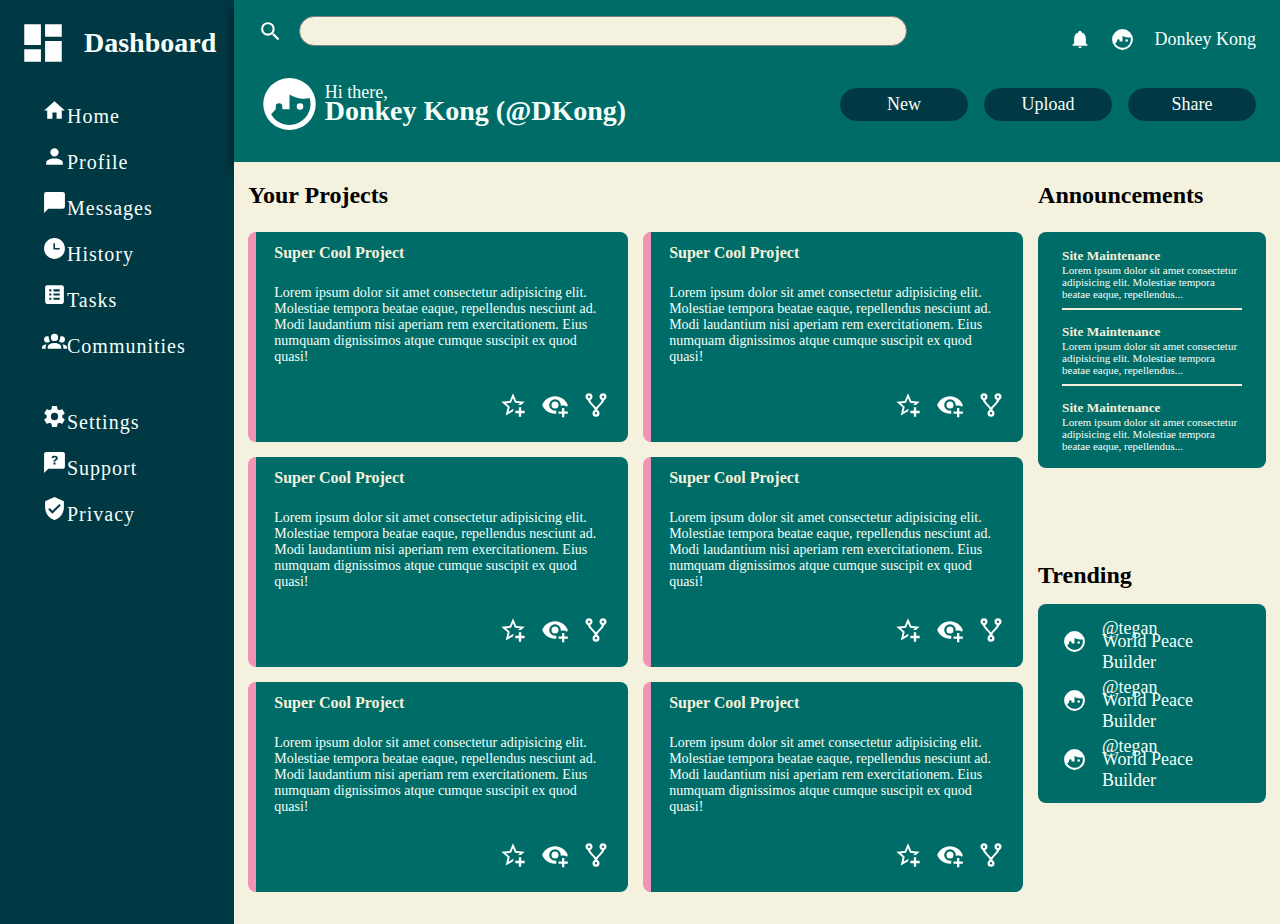
<file: index.html>
<!DOCTYPE html>
<html lang="en">
<head>
    <meta charset="UTF-8">
    <meta name="viewport" content="width=device-width, initial-scale=1.0">
    <title>Document</title>
    <link rel="stylesheet" href="style.css">
</head>
<body>
    <div id="container">
        <div id="sidebar">
            <div id="logo">
                <img class="logo-filter"src="assets/dashboard-logo.svg" alt="Dashboard Logo" id="dashboard-logo">
                <h3>Dashboard</h3>
            </div>
            <div class="menu">
                <ul>
                    <li><a><img class="logo-filter profile-pic" src="assets/home.svg" alt="">Home</a></li>
                    <li><a><img class="logo-filter profile-pic" src="assets/account.svg" alt="">Profile</a></li>
                    <li><a><img class="logo-filter profile-pic" src="assets/message.svg" alt="">Messages</a></li>
                    <li><a><img class="logo-filter profile-pic" src="assets/history.svg" alt="">History</a></li>
                    <li><a><img class="logo-filter profile-pic" src="assets/tasks.svg" alt="">Tasks</a></li>
                    <li><a><img class="logo-filter profile-pic" src="assets/community.svg" alt="">Communities</a></li>
                </ul>
            </div>
            <div class="menu">
                    <ul>
                        <li><a><img class="logo-filter profile-pic" src="assets/settings.svg" alt="">Settings</a></li>
                        <li><a><img class="logo-filter profile-pic" src="assets/support.svg" alt="">Support</a></li>
                        <li><a><img class="logo-filter profile-pic" src="assets/privacy.svg" alt="">Privacy</a></li>
                    </ul>
            </div>
        </div>
        <div id="navbar">
            <div id="search-nav">
                <div id="search-div">
                    <img class="logo-filter search-icon " src="assets/magnify.svg" alt=""> <!--Search icon-->
                    <input type="search" /> <!--Search bar-->
                </div>
                <div id="notif-div">
                    <img class="logo-filter bell-icon notif-div-items" src="assets/bell.svg" alt=""> <!--Notifications-->
                    <img class="logo-filter profile-pic notif-div-items" src="assets/face-man-profile.svg" alt=""> <!--Profile picture-->
                    <p id="username">Donkey Kong</p> <!--Profile Name-->
                </div>   
            </div>
            <div id="main-menu">
                <div id="greeting-user">
                    <img id="big-pfp" class="logo-filter" src="assets/face-man-profile.svg" alt=""> <!--Bigger profile picture-->
                    <div>
                        <p>Hi there,</p> <!--Greetings, user-->
                        <h3>Donkey Kong (@DKong)</h3>
                    </div>
                </div>
                <div id="button-div">
                    <button>New</button> <!--New-->
                    <button>Upload</button> <!--Upload-->
                    <button>Share</button> <!--Share-->
                </div>
            </div>
        </div>
        <div id="dashboard">
            <div id="card-grid">
                <h3 id="your-projects">Your Projects</h3>
                <div class="card">
                    <h4>Super Cool Project</h4>
                    <p class="card-text">Lorem ipsum dolor sit amet 
                                        consectetur adipisicing elit. Molestiae tempora beatae eaque, 
                                        repellendus nesciunt ad. Modi laudantium nisi aperiam rem 
                                        exercitationem. Eius numquam dignissimos atque cumque 
                                        suscipit ex quod quasi!
                    </p>
                    <div class="card-buttons-layout">
                        <img class="logo-filter card-buttons" src="assets/star-plus-outline.svg" alt="">
                        <img class="logo-filter card-buttons" src="assets/eye-plus.svg" alt="">
                        <img class="logo-filter card-buttons"src="assets/source-fork.svg" alt="">
                    </div>
                </div>
                <div class="card">
                    <h4>Super Cool Project</h4>
                    <p class="card-text">Lorem ipsum dolor sit amet 
                                        consectetur adipisicing elit. Molestiae tempora beatae eaque, 
                                        repellendus nesciunt ad. Modi laudantium nisi aperiam rem 
                                        exercitationem. Eius numquam dignissimos atque cumque 
                                        suscipit ex quod quasi!
                    </p>
                    <div class="card-buttons-layout">
                        <img class="logo-filter card-buttons" src="assets/star-plus-outline.svg" alt="">
                        <img class="logo-filter card-buttons" src="assets/eye-plus.svg" alt="">
                        <img class="logo-filter card-buttons"src="assets/source-fork.svg" alt="">
                    </div>
                </div>
                <div class="card">
                    <h4>Super Cool Project</h4>
                    <p class="card-text">Lorem ipsum dolor sit amet 
                                        consectetur adipisicing elit. Molestiae tempora beatae eaque, 
                                        repellendus nesciunt ad. Modi laudantium nisi aperiam rem 
                                        exercitationem. Eius numquam dignissimos atque cumque 
                                        suscipit ex quod quasi!
                    </p>
                    <div class="card-buttons-layout">
                        <img class="logo-filter card-buttons" src="assets/star-plus-outline.svg" alt="">
                        <img class="logo-filter card-buttons" src="assets/eye-plus.svg" alt="">
                        <img class="logo-filter card-buttons"src="assets/source-fork.svg" alt="">
                    </div>
                </div>
                <div class="card">
                    <h4>Super Cool Project</h4>
                    <p class="card-text">Lorem ipsum dolor sit amet 
                                        consectetur adipisicing elit. Molestiae tempora beatae eaque, 
                                        repellendus nesciunt ad. Modi laudantium nisi aperiam rem 
                                        exercitationem. Eius numquam dignissimos atque cumque 
                                        suscipit ex quod quasi!
                    </p>
                    <div class="card-buttons-layout">
                        <img class="logo-filter card-buttons" src="assets/star-plus-outline.svg" alt="">
                        <img class="logo-filter card-buttons" src="assets/eye-plus.svg" alt="">
                        <img class="logo-filter card-buttons"src="assets/source-fork.svg" alt="">
                    </div>
                </div>
                <div class="card">
                    <h4>Super Cool Project</h4>
                    <p class="card-text">Lorem ipsum dolor sit amet 
                                        consectetur adipisicing elit. Molestiae tempora beatae eaque, 
                                        repellendus nesciunt ad. Modi laudantium nisi aperiam rem 
                                        exercitationem. Eius numquam dignissimos atque cumque 
                                        suscipit ex quod quasi!
                    </p>
                    <div class="card-buttons-layout">
                        <img class="logo-filter card-buttons" src="assets/star-plus-outline.svg" alt="">
                        <img class="logo-filter card-buttons" src="assets/eye-plus.svg" alt="">
                        <img class="logo-filter card-buttons"src="assets/source-fork.svg" alt="">
                    </div>
                </div>
                <div class="card">
                    <h4>Super Cool Project</h4>
                    <p class="card-text">Lorem ipsum dolor sit amet 
                                        consectetur adipisicing elit. Molestiae tempora beatae eaque, 
                                        repellendus nesciunt ad. Modi laudantium nisi aperiam rem 
                                        exercitationem. Eius numquam dignissimos atque cumque 
                                        suscipit ex quod quasi!
                    </p>
                    <div class="card-buttons-layout">
                        <img class="logo-filter card-buttons" src="assets/star-plus-outline.svg" alt="">
                        <img class="logo-filter card-buttons" src="assets/eye-plus.svg" alt="">
                        <img class="logo-filter card-buttons"src="assets/source-fork.svg" alt="">
                    </div>
                </div>
                <h4 id="announcements-label">Announcements</h4>
                <div id="second-column-dashboard">
                    <div> <!--Second dashboard column-->
                        <div id="announcements">
                            <div class="smaller-card-content"><h5>Site Maintenance</h5>
                                <p class="card-text smaller-text">Lorem ipsum dolor sit amet 
                                    consectetur adipisicing elit. Molestiae tempora beatae eaque, 
                                    repellendus...</p>
                            </div>
                            <hr>
                            <div class="smaller-card-content">
                                <h5>Site Maintenance</h5>
                                <p class="card-text smaller-text">Lorem ipsum dolor sit amet 
                                    consectetur adipisicing elit. Molestiae tempora beatae eaque, 
                                    repellendus...</p>
                            </div>
                            <hr>
                            <div class="smaller-card-content">
                                <h5>Site Maintenance</h5>
                                <p class="card-text smaller-text">Lorem ipsum dolor sit amet 
                                    consectetur adipisicing elit. Molestiae tempora beatae eaque, 
                                    repellendus...</p>
                            </div>
                        </div>
                    </div> <!--Announcements-->
                    <div id="trending">
                        <h4 id="trending-label">Trending</h4>
                        <div id="announcements">
                            <div class="trending-item">
                                <img class="logo-filter profile-pic" src="assets/face-man-profile.svg" alt="">
                                <div>
                                    <p>@tegan</p>
                                    <p>World Peace Builder</p>
                                </div>
                            </div>
                            <div class="trending-item">
                                <img class="logo-filter profile-pic" src="assets/face-man-profile.svg" alt="">
                                <div>
                                    <p>@tegan</p>
                                    <p>World Peace Builder</p>
                                </div>
                            </div>
                            <div class="trending-item">
                                <img class="logo-filter profile-pic" src="assets/face-man-profile.svg" alt="">
                                <div>
                                    <p>@tegan</p>
                                    <p>World Peace Builder</p>
                                </div>
                            </div>
                        </div>
                    </div> <!--Trending-->
                </div>
            </div> <!--Card section-->
        </div>
    </div>
    
</body>
</html>
</file>
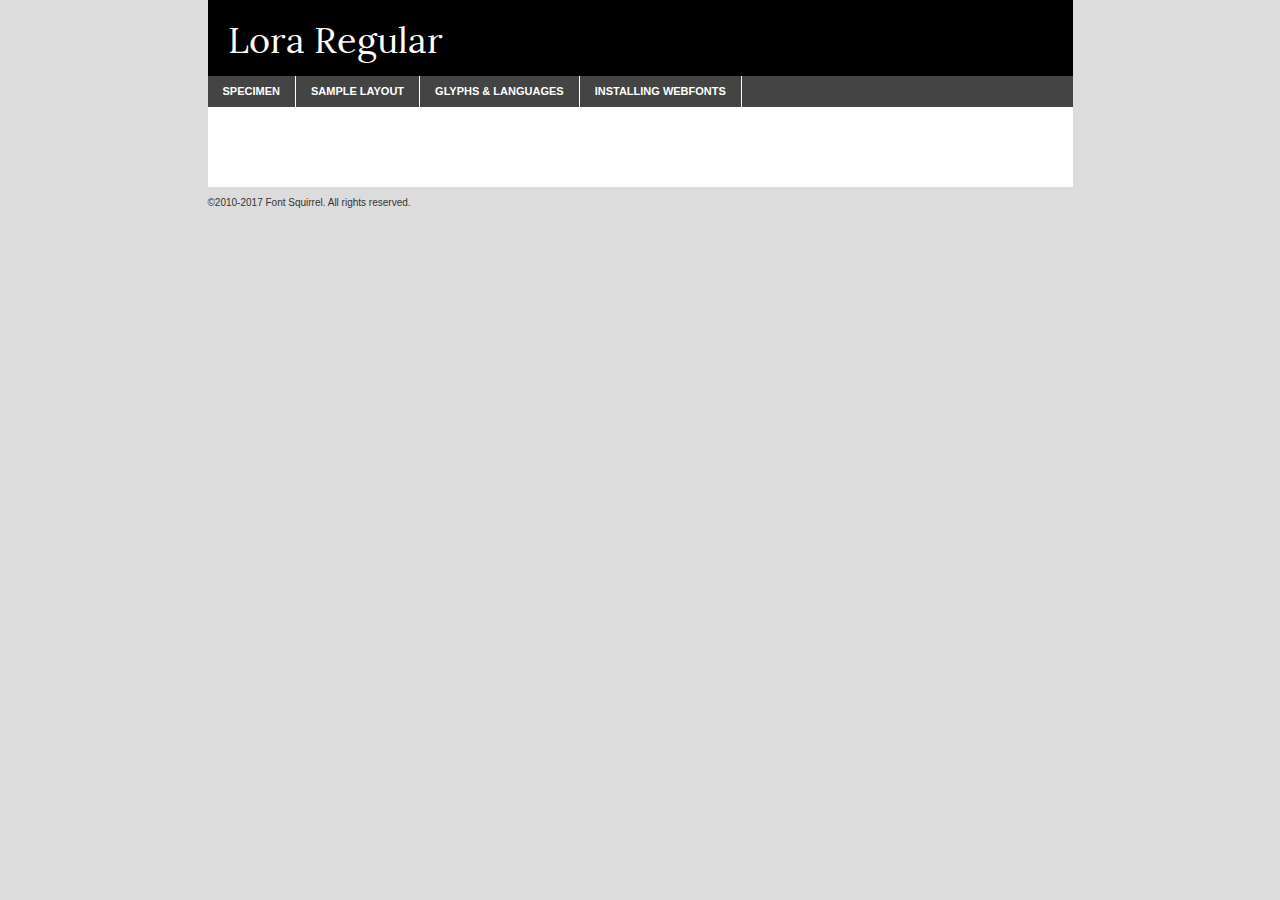
<file: fonts/webfontkit-20241028-100522/lora-regular-demo.html>
<!DOCTYPE html PUBLIC "-//W3C//DTD XHTML 1.0 Transitional//EN"
        "http://www.w3.org/TR/xhtml1/DTD/xhtml1-transitional.dtd">

<html xmlns="http://www.w3.org/1999/xhtml" xml:lang="en" lang="en">
<head>
    <meta http-equiv="Content-Type" content="text/html; charset=utf-8"/>
    <script src="http://ajax.googleapis.com/ajax/libs/jquery/1.7.2/jquery.min.js" type="text/javascript" charset="utf-8"></script>
    <script type="text/javascript">
		(function($) {
			$.fn.easyTabs = function(option) {
				var param = jQuery.extend({ fadeSpeed: 'fast', defaultContent: 1, activeClass: 'active' }, option);
				$(this).each(function() {
					var thisId = '#' + this.id;
					if ( param.defaultContent == '' )
					{
						param.defaultContent = 1;
					}
					if ( typeof param.defaultContent == 'number' )
					{
						var defaultTab = $(thisId + ' .tabs li:eq(' + (param.defaultContent - 1) + ') a').attr('href').substr(1);
					}
					else
					{
						var defaultTab = param.defaultContent;
					}
					$(thisId + ' .tabs li a').each(function() {
						var tabToHide = $(this).attr('href').substr(1);
						$('#' + tabToHide).addClass('easytabs-tab-content');
					});
					hideAll();
					changeContent(defaultTab);

					function hideAll() {$(thisId + ' .easytabs-tab-content').hide();}

					function changeContent(tabId)
					{
						hideAll();
						$(thisId + ' .tabs li').removeClass(param.activeClass);
						$(thisId + ' .tabs li a[href=#' + tabId + ']').closest('li').addClass(param.activeClass);
						if ( param.fadeSpeed != 'none' )
						{
							$(thisId + ' #' + tabId).fadeIn(param.fadeSpeed);
						}
						else
						{
							$(thisId + ' #' + tabId).show();
						}
					}

					$(thisId + ' .tabs li').click(function() {
						var tabId = $(this).find('a').attr('href').substr(1);
						changeContent(tabId);
						return false;
					});
				});
			}
		})(jQuery);
    </script>
    <link rel="stylesheet" href="specimen_files/specimen_stylesheet.css" type="text/css" charset="utf-8"/>
    <link rel="stylesheet" href="stylesheet.css" type="text/css" charset="utf-8"/>

    <style type="text/css">
        		body {
			font-family: 'loraregular';
        		}

            </style>

    <title>Lora Regular Specimen</title>


    <script type="text/javascript" charset="utf-8">
		$(document).ready(function() {
			$('#container').easyTabs({ defaultContent: 1 });
		});
    </script>
</head>

<body>
<div id="container">
    <div id="header">
		Lora Regular    </div>
    <ul class="tabs">
        <li><a href="#specimen">Specimen</a></li>
        <li><a href="#layout">Sample Layout</a></li>
		        <li><a href="#glyphs">Glyphs &amp; Languages</a></li>
        <li><a href="#installing">Installing Webfonts</a></li>

    </ul>

    <div id="main_content">


        <div id="specimen">

            <div class="section">
                <div class="grid12 firstcol">
                    <div class="huge">AaBb</div>
                </div>
            </div>

            <div class="section">
                <div class="glyph_range">A&#x200B;B&#x200b;C&#x200b;D&#x200b;E&#x200b;F&#x200b;G&#x200b;H&#x200b;I&#x200b;J&#x200b;K&#x200b;L&#x200b;M&#x200b;N&#x200b;O&#x200b;P&#x200b;Q&#x200b;R&#x200b;S&#x200b;T&#x200b;U&#x200b;V&#x200b;W&#x200b;X&#x200b;Y&#x200b;Z&#x200b;a&#x200b;b&#x200b;c&#x200b;d&#x200b;e&#x200b;f&#x200b;g&#x200b;h&#x200b;i&#x200b;j&#x200b;k&#x200b;l&#x200b;m&#x200b;n&#x200b;o&#x200b;p&#x200b;q&#x200b;r&#x200b;s&#x200b;t&#x200b;u&#x200b;v&#x200b;w&#x200b;x&#x200b;y&#x200b;z&#x200b;1&#x200b;2&#x200b;3&#x200b;4&#x200b;5&#x200b;6&#x200b;7&#x200b;8&#x200b;9&#x200b;0&#x200b;&amp;&#x200b;.&#x200b;,&#x200b;?&#x200b;!&#x200b;&#64;&#x200b;(&#x200b;)&#x200b;#&#x200b;$&#x200b;%&#x200b;*&#x200b;+&#x200b;-&#x200b;=&#x200b;:&#x200b;;</div>
            </div>
            <div class="section">
                <div class="grid12 firstcol">
                    <table class="sample_table">
                        <tr>
                            <td>10</td>
                            <td class="size10">abcdefghijklmnopqrstuvwxyzABCDEFGHIJKLMNOPQRSTUVWXYZ0123456789abcdefghijklmnopqrstuvwxyzABCDEFGHIJKLMNOPQRSTUVWXYZ0123456789abcdefghijklmnopqrstuvwxyzABCDEFGHIJKLMNOPQRSTUVWXYZ</td>
                        </tr>
                        <tr>
                            <td>11</td>
                            <td class="size11">abcdefghijklmnopqrstuvwxyzABCDEFGHIJKLMNOPQRSTUVWXYZ0123456789abcdefghijklmnopqrstuvwxyzABCDEFGHIJKLMNOPQRSTUVWXYZ0123456789abcdefghijklmnopqrstuvwxyzABCDEFGHIJKLMNOPQRSTUVWXYZ</td>
                        </tr>
                        <tr>
                            <td>12</td>
                            <td class="size12">abcdefghijklmnopqrstuvwxyzABCDEFGHIJKLMNOPQRSTUVWXYZ0123456789abcdefghijklmnopqrstuvwxyzABCDEFGHIJKLMNOPQRSTUVWXYZ0123456789abcdefghijklmnopqrstuvwxyzABCDEFGHIJKLMNOPQRSTUVWXYZ</td>
                        </tr>
                        <tr>
                            <td>13</td>
                            <td class="size13">abcdefghijklmnopqrstuvwxyzABCDEFGHIJKLMNOPQRSTUVWXYZ0123456789abcdefghijklmnopqrstuvwxyzABCDEFGHIJKLMNOPQRSTUVWXYZ0123456789abcdefghijklmnopqrstuvwxyzABCDEFGHIJKLMNOPQRSTUVWXYZ</td>
                        </tr>
                        <tr>
                            <td>14</td>
                            <td class="size14">abcdefghijklmnopqrstuvwxyzABCDEFGHIJKLMNOPQRSTUVWXYZ0123456789abcdefghijklmnopqrstuvwxyzABCDEFGHIJKLMNOPQRSTUVWXYZ0123456789abcdefghijklmnopqrstuvwxyzABCDEFGHIJKLMNOPQRSTUVWXYZ</td>
                        </tr>
                        <tr>
                            <td>16</td>
                            <td class="size16">abcdefghijklmnopqrstuvwxyzABCDEFGHIJKLMNOPQRSTUVWXYZ0123456789abcdefghijklmnopqrstuvwxyzABCDEFGHIJKLMNOPQRSTUVWXYZ</td>
                        </tr>
                        <tr>
                            <td>18</td>
                            <td class="size18">abcdefghijklmnopqrstuvwxyzABCDEFGHIJKLMNOPQRSTUVWXYZ0123456789abcdefghijklmnopqrstuvwxyzABCDEFGHIJKLMNOPQRSTUVWXYZ</td>
                        </tr>
                        <tr>
                            <td>20</td>
                            <td class="size20">abcdefghijklmnopqrstuvwxyzABCDEFGHIJKLMNOPQRSTUVWXYZ0123456789abcdefghijklmnopqrstuvwxyzABCDEFGHIJKLMNOPQRSTUVWXYZ</td>
                        </tr>
                        <tr>
                            <td>24</td>
                            <td class="size24">abcdefghijklmnopqrstuvwxyzABCDEFGHIJKLMNOPQRSTUVWXYZ0123456789abcdefghijklmnopqrstuvwxyzABCDEFGHIJKLMNOPQRSTUVWXYZ</td>
                        </tr>
                        <tr>
                            <td>30</td>
                            <td class="size30">abcdefghijklmnopqrstuvwxyzABCDEFGHIJKLMNOPQRSTUVWXYZ0123456789abcdefghijklmnopqrstuvwxyzABCDEFGHIJKLMNOPQRSTUVWXYZ</td>
                        </tr>
                        <tr>
                            <td>36</td>
                            <td class="size36">abcdefghijklmnopqrstuvwxyzABCDEFGHIJKLMNOPQRSTUVWXYZ0123456789abcdefghijklmnopqrstuvwxyzABCDEFGHIJKLMNOPQRSTUVWXYZ</td>
                        </tr>
                        <tr>
                            <td>48</td>
                            <td class="size48">abcdefghijklmnopqrstuvwxyzABCDEFGHIJKLMNOPQRSTUVWXYZ0123456789abcdefghijklmnopqrstuvwxyzABCDEFGHIJKLMNOPQRSTUVWXYZ</td>
                        </tr>
                        <tr>
                            <td>60</td>
                            <td class="size60">abcdefghijklmnopqrstuvwxyzABCDEFGHIJKLMNOPQRSTUVWXYZ0123456789abcdefghijklmnopqrstuvwxyzABCDEFGHIJKLMNOPQRSTUVWXYZ</td>
                        </tr>
                        <tr>
                            <td>72</td>
                            <td class="size72">abcdefghijklmnopqrstuvwxyzABCDEFGHIJKLMNOPQRSTUVWXYZ0123456789abcdefghijklmnopqrstuvwxyzABCDEFGHIJKLMNOPQRSTUVWXYZ</td>
                        </tr>
                        <tr>
                            <td>90</td>
                            <td class="size90">abcdefghijklmnopqrstuvwxyzABCDEFGHIJKLMNOPQRSTUVWXYZ0123456789abcdefghijklmnopqrstuvwxyzABCDEFGHIJKLMNOPQRSTUVWXYZ</td>
                        </tr>
                    </table>

                </div>

            </div>


            <div class="section" id="bodycomparison">


                <div id="xheight">
                    <div class="fontbody">&#x25FC;&#x25FC;&#x25FC;&#x25FC;&#x25FC;&#x25FC;&#x25FC;&#x25FC;&#x25FC;&#x25FC;&#x25FC;&#x25FC;&#x25FC;&#x25FC;&#x25FC;&#x25FC;&#x25FC;&#x25FC;&#x25FC;&#x25FC;&#x25FC;&#x25FC;&#x25FC;&#x25FC;&#x25FC;&#x25FC;&#x25FC;&#x25FC;&#x25FC;&#x25FC;&#x25FC;&#x25FC;&#x25FC;&#x25FC;&#x25FC;&#x25FC;&#x25FC;&#x25FC;&#x25FC;&#x25FC;&#x25FC;&#x25FC;&#x25FC;&#x25FC;&#x25FC;&#x25FC;&#x25FC;&#x25FC;&#x25FC;&#x25FC;&#x25FC;&#x25FC;&#x25FC;&#x25FC;&#x25FC;&#x25FC;&#x25FC;&#x25FC;&#x25FC;&#x25FC;&#x25FC;&#x25FC;&#x25FC;&#x25FC;&#x25FC;&#x25FC;&#x25FC;&#x25FC;&#x25FC;&#x25FC;&#x25FC;&#x25FC;&#x25FC;&#x25FC;&#x25FC;&#x25FC;&#x25FC;&#x25FC;&#x25FC;&#x25FC;&#x25FC;&#x25FC;&#x25FC;&#x25FC;&#x25FC;&#x25FC;&#x25FC;&#x25FC;&#x25FC;&#x25FC;&#x25FC;&#x25FC;&#x25FC;&#x25FC;&#x25FC;&#x25FC;&#x25FC;&#x25FC;&#x25FC;body</div>
                    <div class="arialbody">body</div>
                    <div class="verdanabody">body</div>
                    <div class="georgiabody">body</div>
                </div>
                <div class="fontbody" style="z-index:1">
                    body<span>Lora Regular</span>
                </div>
                <div class="arialbody" style="z-index:1">
                    body<span>Arial</span>
                </div>
                <div class="verdanabody" style="z-index:1">
                    body<span>Verdana</span>
                </div>
                <div class="georgiabody" style="z-index:1">
                    body<span>Georgia</span>
                </div>


            </div>


            <div class="section psample psample_row1" id="">

                <div class="grid2 firstcol">
                    <p class="size10"><span>10.</span>Aenean lacinia bibendum nulla sed consectetur. Fusce dapibus, tellus ac cursus commodo, tortor mauris condimentum nibh, ut fermentum massa justo sit amet risus. Nullam id dolor id nibh ultricies vehicula ut id elit. Cum sociis natoque penatibus et magnis dis parturient montes, nascetur ridiculus mus. Nulla vitae elit libero, a pharetra augue.</p>

                </div>
                <div class="grid3">
                    <p class="size11"><span>11.</span>Aenean lacinia bibendum nulla sed consectetur. Fusce dapibus, tellus ac cursus commodo, tortor mauris condimentum nibh, ut fermentum massa justo sit amet risus. Nullam id dolor id nibh ultricies vehicula ut id elit. Cum sociis natoque penatibus et magnis dis parturient montes, nascetur ridiculus mus. Nulla vitae elit libero, a pharetra augue.</p>

                </div>
                <div class="grid3">
                    <p class="size12"><span>12.</span>Aenean lacinia bibendum nulla sed consectetur. Fusce dapibus, tellus ac cursus commodo, tortor mauris condimentum nibh, ut fermentum massa justo sit amet risus. Nullam id dolor id nibh ultricies vehicula ut id elit. Cum sociis natoque penatibus et magnis dis parturient montes, nascetur ridiculus mus. Nulla vitae elit libero, a pharetra augue.</p>

                </div>
                <div class="grid4">
                    <p class="size13"><span>13.</span>Aenean lacinia bibendum nulla sed consectetur. Fusce dapibus, tellus ac cursus commodo, tortor mauris condimentum nibh, ut fermentum massa justo sit amet risus. Nullam id dolor id nibh ultricies vehicula ut id elit. Cum sociis natoque penatibus et magnis dis parturient montes, nascetur ridiculus mus. Nulla vitae elit libero, a pharetra augue.</p>

                </div>
                <div class="white_blend"></div>

            </div>
            <div class="section psample psample_row2" id="">
                <div class="grid3 firstcol">
                    <p class="size14"><span>14.</span>Aenean lacinia bibendum nulla sed consectetur. Fusce dapibus, tellus ac cursus commodo, tortor mauris condimentum nibh, ut fermentum massa justo sit amet risus. Nullam id dolor id nibh ultricies vehicula ut id elit. Cum sociis natoque penatibus et magnis dis parturient montes, nascetur ridiculus mus. Nulla vitae elit libero, a pharetra augue.</p>

                </div>
                <div class="grid4">
                    <p class="size16"><span>16.</span>Aenean lacinia bibendum nulla sed consectetur. Fusce dapibus, tellus ac cursus commodo, tortor mauris condimentum nibh, ut fermentum massa justo sit amet risus. Nullam id dolor id nibh ultricies vehicula ut id elit. Cum sociis natoque penatibus et magnis dis parturient montes, nascetur ridiculus mus. Nulla vitae elit libero, a pharetra augue.</p>

                </div>
                <div class="grid5">
                    <p class="size18"><span>18.</span>Aenean lacinia bibendum nulla sed consectetur. Fusce dapibus, tellus ac cursus commodo, tortor mauris condimentum nibh, ut fermentum massa justo sit amet risus. Nullam id dolor id nibh ultricies vehicula ut id elit. Cum sociis natoque penatibus et magnis dis parturient montes, nascetur ridiculus mus. Nulla vitae elit libero, a pharetra augue.</p>

                </div>

                <div class="white_blend"></div>

            </div>

            <div class="section psample psample_row3" id="">
                <div class="grid5 firstcol">
                    <p class="size20"><span>20.</span>Aenean lacinia bibendum nulla sed consectetur. Fusce dapibus, tellus ac cursus commodo, tortor mauris condimentum nibh, ut fermentum massa justo sit amet risus. Nullam id dolor id nibh ultricies vehicula ut id elit. Cum sociis natoque penatibus et magnis dis parturient montes, nascetur ridiculus mus. Nulla vitae elit libero, a pharetra augue.</p>
                </div>
                <div class="grid7">
                    <p class="size24"><span>24.</span>Aenean lacinia bibendum nulla sed consectetur. Fusce dapibus, tellus ac cursus commodo, tortor mauris condimentum nibh, ut fermentum massa justo sit amet risus. Nullam id dolor id nibh ultricies vehicula ut id elit. Cum sociis natoque penatibus et magnis dis parturient montes, nascetur ridiculus mus. Nulla vitae elit libero, a pharetra augue.</p>
                </div>

                <div class="white_blend"></div>

            </div>

            <div class="section psample psample_row4" id="">
                <div class="grid12 firstcol">
                    <p class="size30"><span>30.</span>Aenean lacinia bibendum nulla sed consectetur. Fusce dapibus, tellus ac cursus commodo, tortor mauris condimentum nibh, ut fermentum massa justo sit amet risus. Nullam id dolor id nibh ultricies vehicula ut id elit. Cum sociis natoque penatibus et magnis dis parturient montes, nascetur ridiculus mus. Nulla vitae elit libero, a pharetra augue.</p>
                </div>
                <div class="white_blend"></div>

            </div>


            <div class="section psample psample_row1 fullreverse">
                <div class="grid2 firstcol">
                    <p class="size10"><span>10.</span>Aenean lacinia bibendum nulla sed consectetur. Fusce dapibus, tellus ac cursus commodo, tortor mauris condimentum nibh, ut fermentum massa justo sit amet risus. Nullam id dolor id nibh ultricies vehicula ut id elit. Cum sociis natoque penatibus et magnis dis parturient montes, nascetur ridiculus mus. Nulla vitae elit libero, a pharetra augue.</p>

                </div>
                <div class="grid3">
                    <p class="size11"><span>11.</span>Aenean lacinia bibendum nulla sed consectetur. Fusce dapibus, tellus ac cursus commodo, tortor mauris condimentum nibh, ut fermentum massa justo sit amet risus. Nullam id dolor id nibh ultricies vehicula ut id elit. Cum sociis natoque penatibus et magnis dis parturient montes, nascetur ridiculus mus. Nulla vitae elit libero, a pharetra augue.</p>

                </div>
                <div class="grid3">
                    <p class="size12"><span>12.</span>Aenean lacinia bibendum nulla sed consectetur. Fusce dapibus, tellus ac cursus commodo, tortor mauris condimentum nibh, ut fermentum massa justo sit amet risus. Nullam id dolor id nibh ultricies vehicula ut id elit. Cum sociis natoque penatibus et magnis dis parturient montes, nascetur ridiculus mus. Nulla vitae elit libero, a pharetra augue.</p>

                </div>
                <div class="grid4">
                    <p class="size13"><span>13.</span>Aenean lacinia bibendum nulla sed consectetur. Fusce dapibus, tellus ac cursus commodo, tortor mauris condimentum nibh, ut fermentum massa justo sit amet risus. Nullam id dolor id nibh ultricies vehicula ut id elit. Cum sociis natoque penatibus et magnis dis parturient montes, nascetur ridiculus mus. Nulla vitae elit libero, a pharetra augue.</p>

                </div>
                <div class="black_blend"></div>

            </div>

            <div class="section psample psample_row2 fullreverse">
                <div class="grid3 firstcol">
                    <p class="size14"><span>14.</span>Aenean lacinia bibendum nulla sed consectetur. Fusce dapibus, tellus ac cursus commodo, tortor mauris condimentum nibh, ut fermentum massa justo sit amet risus. Nullam id dolor id nibh ultricies vehicula ut id elit. Cum sociis natoque penatibus et magnis dis parturient montes, nascetur ridiculus mus. Nulla vitae elit libero, a pharetra augue.</p>

                </div>
                <div class="grid4">
                    <p class="size16"><span>16.</span>Aenean lacinia bibendum nulla sed consectetur. Fusce dapibus, tellus ac cursus commodo, tortor mauris condimentum nibh, ut fermentum massa justo sit amet risus. Nullam id dolor id nibh ultricies vehicula ut id elit. Cum sociis natoque penatibus et magnis dis parturient montes, nascetur ridiculus mus. Nulla vitae elit libero, a pharetra augue.</p>

                </div>
                <div class="grid5">
                    <p class="size18"><span>18.</span>Aenean lacinia bibendum nulla sed consectetur. Fusce dapibus, tellus ac cursus commodo, tortor mauris condimentum nibh, ut fermentum massa justo sit amet risus. Nullam id dolor id nibh ultricies vehicula ut id elit. Cum sociis natoque penatibus et magnis dis parturient montes, nascetur ridiculus mus. Nulla vitae elit libero, a pharetra augue.</p>

                </div>
                <div class="black_blend"></div>

            </div>

            <div class="section psample fullreverse psample_row3" id="">
                <div class="grid5 firstcol">
                    <p class="size20"><span>20.</span>Aenean lacinia bibendum nulla sed consectetur. Fusce dapibus, tellus ac cursus commodo, tortor mauris condimentum nibh, ut fermentum massa justo sit amet risus. Nullam id dolor id nibh ultricies vehicula ut id elit. Cum sociis natoque penatibus et magnis dis parturient montes, nascetur ridiculus mus. Nulla vitae elit libero, a pharetra augue.</p>
                </div>
                <div class="grid7">
                    <p class="size24"><span>24.</span>Aenean lacinia bibendum nulla sed consectetur. Fusce dapibus, tellus ac cursus commodo, tortor mauris condimentum nibh, ut fermentum massa justo sit amet risus. Nullam id dolor id nibh ultricies vehicula ut id elit. Cum sociis natoque penatibus et magnis dis parturient montes, nascetur ridiculus mus. Nulla vitae elit libero, a pharetra augue.</p>
                </div>

                <div class="black_blend"></div>

            </div>

            <div class="section psample fullreverse psample_row4" id="" style="border-bottom: 20px #000 solid;">
                <div class="grid12 firstcol">
                    <p class="size30"><span>30.</span>Aenean lacinia bibendum nulla sed consectetur. Fusce dapibus, tellus ac cursus commodo, tortor mauris condimentum nibh, ut fermentum massa justo sit amet risus. Nullam id dolor id nibh ultricies vehicula ut id elit. Cum sociis natoque penatibus et magnis dis parturient montes, nascetur ridiculus mus. Nulla vitae elit libero, a pharetra augue.</p>
                </div>
                <div class="black_blend"></div>

            </div>


        </div>

        <div id="layout">

            <div class="section">

                <div class="grid12 firstcol">
                    <h1>Lorem Ipsum Dolor</h1>
                    <h2>Etiam porta sem malesuada magna mollis euismod</h2>

                    <p class="byline">By <a href="#link">Aenean Lacinia</a></p>
                </div>
            </div>
            <div class="section">
                <div class="grid8 firstcol">
                    <p class="large">Donec sed odio dui. Morbi leo risus, porta ac consectetur ac, vestibulum at eros. Fusce dapibus, tellus ac cursus commodo, tortor mauris condimentum nibh, ut fermentum massa justo sit amet risus. </p>


                    <h3>Pellentesque ornare sem</h3>

                    <p>Maecenas sed diam eget risus varius blandit sit amet non magna. Maecenas faucibus mollis interdum. Donec ullamcorper nulla non metus auctor fringilla. Nullam id dolor id nibh ultricies vehicula ut id elit. Nullam id dolor id nibh ultricies vehicula ut id elit. </p>

                    <p>Aenean eu leo quam. Pellentesque ornare sem lacinia quam venenatis vestibulum. Lorem ipsum dolor sit amet, consectetur adipiscing elit. Cum sociis natoque penatibus et magnis dis parturient montes, nascetur ridiculus mus. </p>

                    <p>Nulla vitae elit libero, a pharetra augue. Praesent commodo cursus magna, vel scelerisque nisl consectetur et. Aenean lacinia bibendum nulla sed consectetur. </p>

                    <p>Nullam quis risus eget urna mollis ornare vel eu leo. Nullam quis risus eget urna mollis ornare vel eu leo. Maecenas sed diam eget risus varius blandit sit amet non magna. Donec ullamcorper nulla non metus auctor fringilla. </p>

                    <h3>Cras mattis consectetur</h3>

                    <p>Aenean eu leo quam. Pellentesque ornare sem lacinia quam venenatis vestibulum. Aenean lacinia bibendum nulla sed consectetur. Integer posuere erat a ante venenatis dapibus posuere velit aliquet. Cras mattis consectetur purus sit amet fermentum. </p>

                    <p>Nullam id dolor id nibh ultricies vehicula ut id elit. Nullam quis risus eget urna mollis ornare vel eu leo. Cras mattis consectetur purus sit amet fermentum.</p>
                </div>

                <div class="grid4 sidebar">

                    <div class="box reverse">
                        <p class="last">Nullam quis risus eget urna mollis ornare vel eu leo. Donec ullamcorper nulla non metus auctor fringilla. Cras mattis consectetur purus sit amet fermentum. Sed posuere consectetur est at lobortis. Lorem ipsum dolor sit amet, consectetur adipiscing elit. </p>
                    </div>

                    <p class="caption">Maecenas sed diam eget risus varius.</p>

                    <p>Vestibulum id ligula porta felis euismod semper. Integer posuere erat a ante venenatis dapibus posuere velit aliquet. Vestibulum id ligula porta felis euismod semper. Sed posuere consectetur est at lobortis. Maecenas sed diam eget risus varius blandit sit amet non magna. Fusce dapibus, tellus ac cursus commodo, tortor mauris condimentum nibh, ut fermentum massa justo sit amet risus. </p>


                    <p>Duis mollis, est non commodo luctus, nisi erat porttitor ligula, eget lacinia odio sem nec elit. Aenean lacinia bibendum nulla sed consectetur. Vivamus sagittis lacus vel augue laoreet rutrum faucibus dolor auctor. Aenean lacinia bibendum nulla sed consectetur. Nullam quis risus eget urna mollis ornare vel eu leo. </p>

                    <p>Praesent commodo cursus magna, vel scelerisque nisl consectetur et. Donec ullamcorper nulla non metus auctor fringilla. Maecenas faucibus mollis interdum. Fusce dapibus, tellus ac cursus commodo, tortor mauris condimentum nibh, ut fermentum massa justo sit amet risus. </p>

                </div>
            </div>

        </div>


		

        <div id="glyphs">
            <div class="section">
                <div class="grid12 firstcol">

                    <h1>Language Support</h1>
                    <p>The subset of Lora Regular in this kit supports the following languages:<br/>

						Albanian, Basque, Breton, Chamorro, Danish, Dutch, English, Faroese, Finnish, French, Frisian, Galician, German, Icelandic, Italian, Malagasy, Norwegian, Portuguese, Spanish, Alsatian, Aragonese, Arapaho, Arrernte, Asturian, Aymara, Bislama, Cebuano, Corsican, Fijian, French_creole, Genoese, Gilbertese, Greenlandic, Haitian_creole, Hiligaynon, Hmong, Hopi, Ibanag, Iloko_ilokano, Indonesian, Interglossa_glosa, Interlingua, Irish_gaelic, Jerriais, Lojban, Lombard, Luxembourgeois, Manx, Mohawk, Norfolk_pitcairnese, Occitan, Oromo, Pangasinan, Papiamento, Piedmontese, Potawatomi, Rhaeto-romance, Romansh, Rotokas, Sami_lule, Samoan, Sardinian, Scots_gaelic, Seychelles_creole, Shona, Sicilian, Somali, Southern_ndebele, Swahili, Swati_swazi, Tagalog_filipino_pilipino, Tetum, Tok_pisin, Uyghur_latinized, Volapuk, Walloon, Warlpiri, Xhosa, Yapese, Zulu, Latinbasic, Ubasic, Demo                    </p>
                    <h1>Glyph Chart</h1>
                    <p>The subset of Lora Regular in this kit includes all the glyphs listed below. Unicode entities are included above each glyph to help you insert individual characters into your layout.</p>
                    <div id="glyph_chart">

																																	                                <div><p>&amp;#13;</p>&#13;</div>
																				                                <div><p>&amp;#32;</p>&#32;</div>
																				                                <div><p>&amp;#33;</p>&#33;</div>
																				                                <div><p>&amp;#34;</p>&#34;</div>
																				                                <div><p>&amp;#35;</p>&#35;</div>
																				                                <div><p>&amp;#36;</p>&#36;</div>
																				                                <div><p>&amp;#37;</p>&#37;</div>
																				                                <div><p>&amp;#38;</p>&#38;</div>
																				                                <div><p>&amp;#39;</p>&#39;</div>
																				                                <div><p>&amp;#40;</p>&#40;</div>
																				                                <div><p>&amp;#41;</p>&#41;</div>
																				                                <div><p>&amp;#42;</p>&#42;</div>
																				                                <div><p>&amp;#43;</p>&#43;</div>
																				                                <div><p>&amp;#44;</p>&#44;</div>
																				                                <div><p>&amp;#45;</p>&#45;</div>
																				                                <div><p>&amp;#46;</p>&#46;</div>
																				                                <div><p>&amp;#47;</p>&#47;</div>
																				                                <div><p>&amp;#48;</p>&#48;</div>
																				                                <div><p>&amp;#49;</p>&#49;</div>
																				                                <div><p>&amp;#50;</p>&#50;</div>
																				                                <div><p>&amp;#51;</p>&#51;</div>
																				                                <div><p>&amp;#52;</p>&#52;</div>
																				                                <div><p>&amp;#53;</p>&#53;</div>
																				                                <div><p>&amp;#54;</p>&#54;</div>
																				                                <div><p>&amp;#55;</p>&#55;</div>
																				                                <div><p>&amp;#56;</p>&#56;</div>
																				                                <div><p>&amp;#57;</p>&#57;</div>
																				                                <div><p>&amp;#58;</p>&#58;</div>
																				                                <div><p>&amp;#59;</p>&#59;</div>
																				                                <div><p>&amp;#60;</p>&#60;</div>
																				                                <div><p>&amp;#61;</p>&#61;</div>
																				                                <div><p>&amp;#62;</p>&#62;</div>
																				                                <div><p>&amp;#63;</p>&#63;</div>
																				                                <div><p>&amp;#64;</p>&#64;</div>
																				                                <div><p>&amp;#65;</p>&#65;</div>
																				                                <div><p>&amp;#66;</p>&#66;</div>
																				                                <div><p>&amp;#67;</p>&#67;</div>
																				                                <div><p>&amp;#68;</p>&#68;</div>
																				                                <div><p>&amp;#69;</p>&#69;</div>
																				                                <div><p>&amp;#70;</p>&#70;</div>
																				                                <div><p>&amp;#71;</p>&#71;</div>
																				                                <div><p>&amp;#72;</p>&#72;</div>
																				                                <div><p>&amp;#73;</p>&#73;</div>
																				                                <div><p>&amp;#74;</p>&#74;</div>
																				                                <div><p>&amp;#75;</p>&#75;</div>
																				                                <div><p>&amp;#76;</p>&#76;</div>
																				                                <div><p>&amp;#77;</p>&#77;</div>
																				                                <div><p>&amp;#78;</p>&#78;</div>
																				                                <div><p>&amp;#79;</p>&#79;</div>
																				                                <div><p>&amp;#80;</p>&#80;</div>
																				                                <div><p>&amp;#81;</p>&#81;</div>
																				                                <div><p>&amp;#82;</p>&#82;</div>
																				                                <div><p>&amp;#83;</p>&#83;</div>
																				                                <div><p>&amp;#84;</p>&#84;</div>
																				                                <div><p>&amp;#85;</p>&#85;</div>
																				                                <div><p>&amp;#86;</p>&#86;</div>
																				                                <div><p>&amp;#87;</p>&#87;</div>
																				                                <div><p>&amp;#88;</p>&#88;</div>
																				                                <div><p>&amp;#89;</p>&#89;</div>
																				                                <div><p>&amp;#90;</p>&#90;</div>
																				                                <div><p>&amp;#91;</p>&#91;</div>
																				                                <div><p>&amp;#92;</p>&#92;</div>
																				                                <div><p>&amp;#93;</p>&#93;</div>
																				                                <div><p>&amp;#94;</p>&#94;</div>
																				                                <div><p>&amp;#95;</p>&#95;</div>
																				                                <div><p>&amp;#96;</p>&#96;</div>
																				                                <div><p>&amp;#97;</p>&#97;</div>
																				                                <div><p>&amp;#98;</p>&#98;</div>
																				                                <div><p>&amp;#99;</p>&#99;</div>
																				                                <div><p>&amp;#100;</p>&#100;</div>
																				                                <div><p>&amp;#101;</p>&#101;</div>
																				                                <div><p>&amp;#102;</p>&#102;</div>
																				                                <div><p>&amp;#103;</p>&#103;</div>
																				                                <div><p>&amp;#104;</p>&#104;</div>
																				                                <div><p>&amp;#105;</p>&#105;</div>
																				                                <div><p>&amp;#106;</p>&#106;</div>
																				                                <div><p>&amp;#107;</p>&#107;</div>
																				                                <div><p>&amp;#108;</p>&#108;</div>
																				                                <div><p>&amp;#109;</p>&#109;</div>
																				                                <div><p>&amp;#110;</p>&#110;</div>
																				                                <div><p>&amp;#111;</p>&#111;</div>
																				                                <div><p>&amp;#112;</p>&#112;</div>
																				                                <div><p>&amp;#113;</p>&#113;</div>
																				                                <div><p>&amp;#114;</p>&#114;</div>
																				                                <div><p>&amp;#115;</p>&#115;</div>
																				                                <div><p>&amp;#116;</p>&#116;</div>
																				                                <div><p>&amp;#117;</p>&#117;</div>
																				                                <div><p>&amp;#118;</p>&#118;</div>
																				                                <div><p>&amp;#119;</p>&#119;</div>
																				                                <div><p>&amp;#120;</p>&#120;</div>
																				                                <div><p>&amp;#121;</p>&#121;</div>
																				                                <div><p>&amp;#122;</p>&#122;</div>
																				                                <div><p>&amp;#123;</p>&#123;</div>
																				                                <div><p>&amp;#124;</p>&#124;</div>
																				                                <div><p>&amp;#125;</p>&#125;</div>
																				                                <div><p>&amp;#126;</p>&#126;</div>
																				                                <div><p>&amp;#160;</p>&#160;</div>
																				                                <div><p>&amp;#161;</p>&#161;</div>
																				                                <div><p>&amp;#162;</p>&#162;</div>
																				                                <div><p>&amp;#163;</p>&#163;</div>
																				                                <div><p>&amp;#164;</p>&#164;</div>
																				                                <div><p>&amp;#165;</p>&#165;</div>
																				                                <div><p>&amp;#166;</p>&#166;</div>
																				                                <div><p>&amp;#167;</p>&#167;</div>
																				                                <div><p>&amp;#168;</p>&#168;</div>
																				                                <div><p>&amp;#169;</p>&#169;</div>
																				                                <div><p>&amp;#170;</p>&#170;</div>
																				                                <div><p>&amp;#171;</p>&#171;</div>
																				                                <div><p>&amp;#172;</p>&#172;</div>
																				                                <div><p>&amp;#173;</p>&#173;</div>
																				                                <div><p>&amp;#174;</p>&#174;</div>
																				                                <div><p>&amp;#175;</p>&#175;</div>
																				                                <div><p>&amp;#176;</p>&#176;</div>
																				                                <div><p>&amp;#177;</p>&#177;</div>
																				                                <div><p>&amp;#178;</p>&#178;</div>
																				                                <div><p>&amp;#179;</p>&#179;</div>
																				                                <div><p>&amp;#180;</p>&#180;</div>
																				                                <div><p>&amp;#181;</p>&#181;</div>
																				                                <div><p>&amp;#182;</p>&#182;</div>
																				                                <div><p>&amp;#183;</p>&#183;</div>
																				                                <div><p>&amp;#184;</p>&#184;</div>
																				                                <div><p>&amp;#185;</p>&#185;</div>
																				                                <div><p>&amp;#186;</p>&#186;</div>
																				                                <div><p>&amp;#187;</p>&#187;</div>
																				                                <div><p>&amp;#188;</p>&#188;</div>
																				                                <div><p>&amp;#189;</p>&#189;</div>
																				                                <div><p>&amp;#190;</p>&#190;</div>
																				                                <div><p>&amp;#191;</p>&#191;</div>
																				                                <div><p>&amp;#192;</p>&#192;</div>
																				                                <div><p>&amp;#193;</p>&#193;</div>
																				                                <div><p>&amp;#194;</p>&#194;</div>
																				                                <div><p>&amp;#195;</p>&#195;</div>
																				                                <div><p>&amp;#196;</p>&#196;</div>
																				                                <div><p>&amp;#197;</p>&#197;</div>
																				                                <div><p>&amp;#198;</p>&#198;</div>
																				                                <div><p>&amp;#199;</p>&#199;</div>
																				                                <div><p>&amp;#200;</p>&#200;</div>
																				                                <div><p>&amp;#201;</p>&#201;</div>
																				                                <div><p>&amp;#202;</p>&#202;</div>
																				                                <div><p>&amp;#203;</p>&#203;</div>
																				                                <div><p>&amp;#204;</p>&#204;</div>
																				                                <div><p>&amp;#205;</p>&#205;</div>
																				                                <div><p>&amp;#206;</p>&#206;</div>
																				                                <div><p>&amp;#207;</p>&#207;</div>
																				                                <div><p>&amp;#208;</p>&#208;</div>
																				                                <div><p>&amp;#209;</p>&#209;</div>
																				                                <div><p>&amp;#210;</p>&#210;</div>
																				                                <div><p>&amp;#211;</p>&#211;</div>
																				                                <div><p>&amp;#212;</p>&#212;</div>
																				                                <div><p>&amp;#213;</p>&#213;</div>
																				                                <div><p>&amp;#214;</p>&#214;</div>
																				                                <div><p>&amp;#215;</p>&#215;</div>
																				                                <div><p>&amp;#216;</p>&#216;</div>
																				                                <div><p>&amp;#217;</p>&#217;</div>
																				                                <div><p>&amp;#218;</p>&#218;</div>
																				                                <div><p>&amp;#219;</p>&#219;</div>
																				                                <div><p>&amp;#220;</p>&#220;</div>
																				                                <div><p>&amp;#221;</p>&#221;</div>
																				                                <div><p>&amp;#222;</p>&#222;</div>
																				                                <div><p>&amp;#223;</p>&#223;</div>
																				                                <div><p>&amp;#224;</p>&#224;</div>
																				                                <div><p>&amp;#225;</p>&#225;</div>
																				                                <div><p>&amp;#226;</p>&#226;</div>
																				                                <div><p>&amp;#227;</p>&#227;</div>
																				                                <div><p>&amp;#228;</p>&#228;</div>
																				                                <div><p>&amp;#229;</p>&#229;</div>
																				                                <div><p>&amp;#230;</p>&#230;</div>
																				                                <div><p>&amp;#231;</p>&#231;</div>
																				                                <div><p>&amp;#232;</p>&#232;</div>
																				                                <div><p>&amp;#233;</p>&#233;</div>
																				                                <div><p>&amp;#234;</p>&#234;</div>
																				                                <div><p>&amp;#235;</p>&#235;</div>
																				                                <div><p>&amp;#236;</p>&#236;</div>
																				                                <div><p>&amp;#237;</p>&#237;</div>
																				                                <div><p>&amp;#238;</p>&#238;</div>
																				                                <div><p>&amp;#239;</p>&#239;</div>
																				                                <div><p>&amp;#240;</p>&#240;</div>
																				                                <div><p>&amp;#241;</p>&#241;</div>
																				                                <div><p>&amp;#242;</p>&#242;</div>
																				                                <div><p>&amp;#243;</p>&#243;</div>
																				                                <div><p>&amp;#244;</p>&#244;</div>
																				                                <div><p>&amp;#245;</p>&#245;</div>
																				                                <div><p>&amp;#246;</p>&#246;</div>
																				                                <div><p>&amp;#247;</p>&#247;</div>
																				                                <div><p>&amp;#248;</p>&#248;</div>
																				                                <div><p>&amp;#249;</p>&#249;</div>
																				                                <div><p>&amp;#250;</p>&#250;</div>
																				                                <div><p>&amp;#251;</p>&#251;</div>
																				                                <div><p>&amp;#252;</p>&#252;</div>
																				                                <div><p>&amp;#253;</p>&#253;</div>
																				                                <div><p>&amp;#254;</p>&#254;</div>
																				                                <div><p>&amp;#255;</p>&#255;</div>
																				                                <div><p>&amp;#338;</p>&#338;</div>
																				                                <div><p>&amp;#339;</p>&#339;</div>
																				                                <div><p>&amp;#376;</p>&#376;</div>
																				                                <div><p>&amp;#710;</p>&#710;</div>
																				                                <div><p>&amp;#732;</p>&#732;</div>
																				                                <div><p>&amp;#8192;</p>&#8192;</div>
																				                                <div><p>&amp;#8193;</p>&#8193;</div>
																				                                <div><p>&amp;#8194;</p>&#8194;</div>
																				                                <div><p>&amp;#8195;</p>&#8195;</div>
																				                                <div><p>&amp;#8196;</p>&#8196;</div>
																				                                <div><p>&amp;#8197;</p>&#8197;</div>
																				                                <div><p>&amp;#8198;</p>&#8198;</div>
																				                                <div><p>&amp;#8199;</p>&#8199;</div>
																				                                <div><p>&amp;#8200;</p>&#8200;</div>
																				                                <div><p>&amp;#8201;</p>&#8201;</div>
																				                                <div><p>&amp;#8202;</p>&#8202;</div>
																				                                <div><p>&amp;#8208;</p>&#8208;</div>
																				                                <div><p>&amp;#8209;</p>&#8209;</div>
																				                                <div><p>&amp;#8210;</p>&#8210;</div>
																				                                <div><p>&amp;#8211;</p>&#8211;</div>
																				                                <div><p>&amp;#8212;</p>&#8212;</div>
																				                                <div><p>&amp;#8216;</p>&#8216;</div>
																				                                <div><p>&amp;#8217;</p>&#8217;</div>
																				                                <div><p>&amp;#8218;</p>&#8218;</div>
																				                                <div><p>&amp;#8220;</p>&#8220;</div>
																				                                <div><p>&amp;#8221;</p>&#8221;</div>
																				                                <div><p>&amp;#8222;</p>&#8222;</div>
																				                                <div><p>&amp;#8226;</p>&#8226;</div>
																				                                <div><p>&amp;#8230;</p>&#8230;</div>
																				                                <div><p>&amp;#8239;</p>&#8239;</div>
																				                                <div><p>&amp;#8249;</p>&#8249;</div>
																				                                <div><p>&amp;#8250;</p>&#8250;</div>
																				                                <div><p>&amp;#8287;</p>&#8287;</div>
																				                                <div><p>&amp;#8364;</p>&#8364;</div>
																				                                <div><p>&amp;#8482;</p>&#8482;</div>
																				                                <div><p>&amp;#9724;</p>&#9724;</div>
																				                                <div><p>&amp;#64257;</p>&#64257;</div>
																				                                <div><p>&amp;#64258;</p>&#64258;</div>
																																													                    </div>
                </div>


            </div>
        </div>


        <div id="specs">

        </div>

        <div id="installing">
            <div class="section">
                <div class="grid7 firstcol">
                    <h1>Installing Webfonts</h1>

                    <p>Webfonts are supported by all major browser platforms but not all in the same way. There are currently four different font formats that must be included in order to target all browsers. This includes TTF, WOFF, EOT and SVG.</p>

                    <h2>1. Upload your webfonts</h2>
                    <p>You must upload your webfont kit to your website. They should be in or near the same directory as your CSS files.</p>

                    <h2>2. Include the webfont stylesheet</h2>
                    <p>A special CSS @font-face declaration helps the various browsers select the appropriate font it needs without causing you a bunch of headaches. Learn more about this syntax by reading the <a href="https://www.fontspring.com/blog/further-hardening-of-the-bulletproof-syntax">Fontspring blog post</a> about it. The code for it is as follows:</p>


                    <code>
                        @font-face{
                        font-family: 'MyWebFont';
                        src: url('WebFont.eot');
                        src: url('WebFont.eot?#iefix') format('embedded-opentype'),
                        url('WebFont.woff') format('woff'),
                        url('WebFont.ttf') format('truetype'),
                        url('WebFont.svg#webfont') format('svg');
                        }
                    </code>

                    <p>We've already gone ahead and generated the code for you. All you have to do is link to the stylesheet in your HTML, like this:</p>
                    <code>&lt;link rel=&quot;stylesheet&quot; href=&quot;stylesheet.css&quot; type=&quot;text/css&quot; charset=&quot;utf-8&quot; /&gt;</code>

                    <h2>3. Modify your own stylesheet</h2>
                    <p>To take advantage of your new fonts, you must tell your stylesheet to use them. Look at the original @font-face declaration above and find the property called "font-family." The name linked there will be what you use to reference the font. Prepend that webfont name to the font stack in the "font-family" property, inside the selector you want to change. For example:</p>
                    <code>p { font-family: 'WebFont', Arial, sans-serif; }</code>

                    <h2>4. Test</h2>
                    <p>Getting webfonts to work cross-browser <em>can</em> be tricky. Use the information in the sidebar to help you if you find that fonts aren't loading in a particular browser.</p>
                </div>

                <div class="grid5 sidebar">
                    <div class="box">
                        <h2>Troubleshooting<br/>Font-Face Problems</h2>
                        <p>Having trouble getting your webfonts to load in your new website? Here are some tips to sort out what might be the problem.</p>

                        <h3>Fonts not showing in any browser</h3>

                        <p>This sounds like you need to work on the plumbing. You either did not upload the fonts to the correct directory, or you did not link the fonts properly in the CSS. If you've confirmed that all this is correct and you still have a problem, take a look at your .htaccess file and see if requests are getting intercepted.</p>

                        <h3>Fonts not loading in iPhone or iPad</h3>

                        <p>The most common problem here is that you are serving the fonts from an IIS server. IIS refuses to serve files that have unknown MIME types. If that is the case, you must set the MIME type for SVG to "image/svg+xml" in the server settings. Follow these instructions from Microsoft if you need help.</p>

                        <h3>Fonts not loading in Firefox</h3>

                        <p>The primary reason for this failure? You are still using a version Firefox older than 3.5. So upgrade already! If that isn't it, then you are very likely serving fonts from a different domain. Firefox requires that all font assets be served from the same domain. Lastly it is possible that you need to add WOFF to your list of MIME types (if you are serving via IIS.)</p>

                        <h3>Fonts not loading in IE</h3>

                        <p>Are you looking at Internet Explorer on an actual Windows machine or are you cheating by using a service like Adobe BrowserLab? Many of these screenshot services do not render @font-face for IE. Best to test it on a real machine.</p>

                        <h3>Fonts not loading in IE9</h3>

                        <p>IE9, like Firefox, requires that fonts be served from the same domain as the website. Make sure that is the case.</p>
                    </div>
                </div>
            </div>

        </div>

    </div>
    <div id="footer">
        <p>&copy;2010-2017 Font Squirrel. All rights reserved.</p>
    </div>
</div>
</body>
</html>
</file>
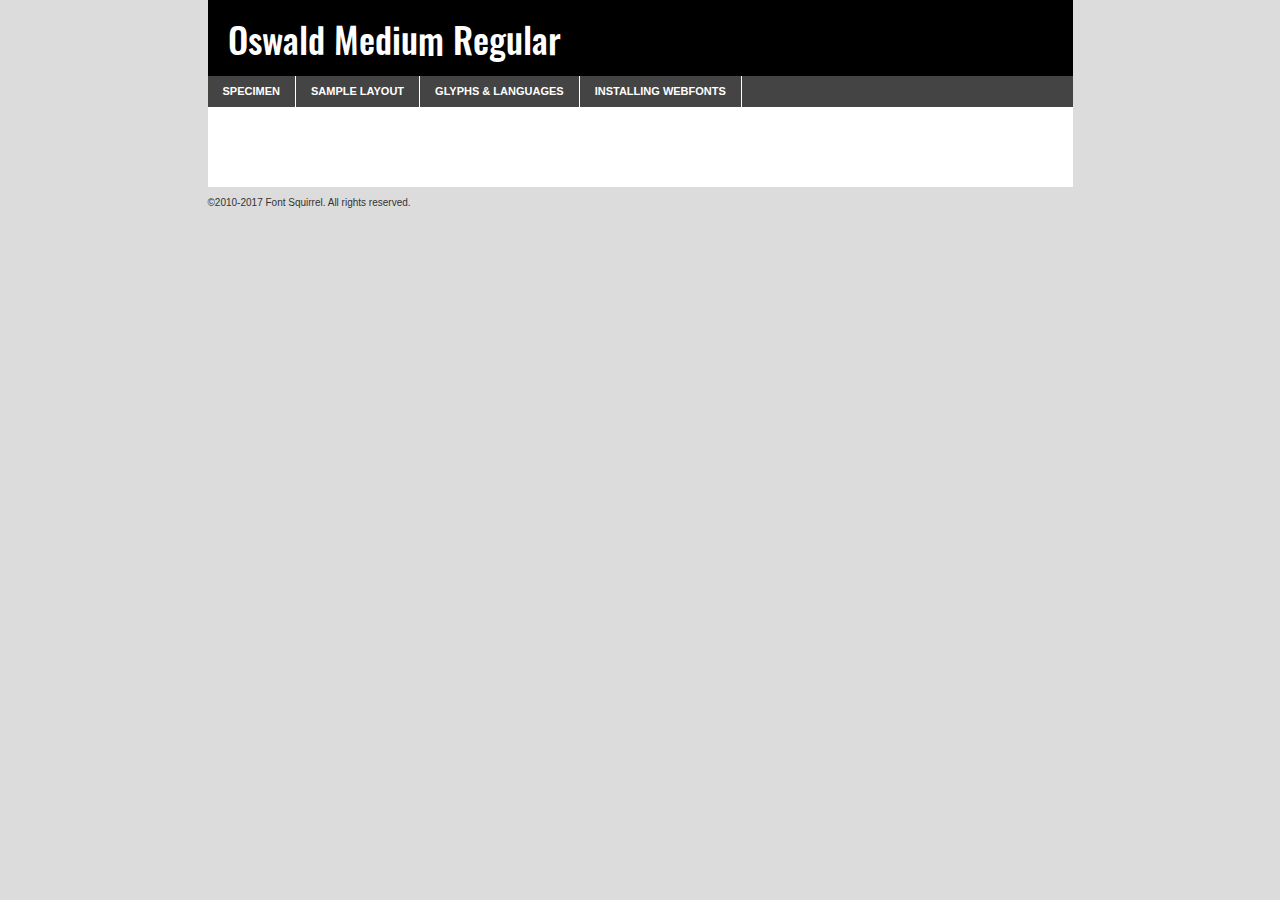
<file: fonts/webfontkit-20241028-100522/oswaldmedium-regular-demo.html>
<!DOCTYPE html PUBLIC "-//W3C//DTD XHTML 1.0 Transitional//EN"
        "http://www.w3.org/TR/xhtml1/DTD/xhtml1-transitional.dtd">

<html xmlns="http://www.w3.org/1999/xhtml" xml:lang="en" lang="en">
<head>
    <meta http-equiv="Content-Type" content="text/html; charset=utf-8"/>
    <script src="http://ajax.googleapis.com/ajax/libs/jquery/1.7.2/jquery.min.js" type="text/javascript" charset="utf-8"></script>
    <script type="text/javascript">
		(function($) {
			$.fn.easyTabs = function(option) {
				var param = jQuery.extend({ fadeSpeed: 'fast', defaultContent: 1, activeClass: 'active' }, option);
				$(this).each(function() {
					var thisId = '#' + this.id;
					if ( param.defaultContent == '' )
					{
						param.defaultContent = 1;
					}
					if ( typeof param.defaultContent == 'number' )
					{
						var defaultTab = $(thisId + ' .tabs li:eq(' + (param.defaultContent - 1) + ') a').attr('href').substr(1);
					}
					else
					{
						var defaultTab = param.defaultContent;
					}
					$(thisId + ' .tabs li a').each(function() {
						var tabToHide = $(this).attr('href').substr(1);
						$('#' + tabToHide).addClass('easytabs-tab-content');
					});
					hideAll();
					changeContent(defaultTab);

					function hideAll() {$(thisId + ' .easytabs-tab-content').hide();}

					function changeContent(tabId)
					{
						hideAll();
						$(thisId + ' .tabs li').removeClass(param.activeClass);
						$(thisId + ' .tabs li a[href=#' + tabId + ']').closest('li').addClass(param.activeClass);
						if ( param.fadeSpeed != 'none' )
						{
							$(thisId + ' #' + tabId).fadeIn(param.fadeSpeed);
						}
						else
						{
							$(thisId + ' #' + tabId).show();
						}
					}

					$(thisId + ' .tabs li').click(function() {
						var tabId = $(this).find('a').attr('href').substr(1);
						changeContent(tabId);
						return false;
					});
				});
			}
		})(jQuery);
    </script>
    <link rel="stylesheet" href="specimen_files/specimen_stylesheet.css" type="text/css" charset="utf-8"/>
    <link rel="stylesheet" href="stylesheet.css" type="text/css" charset="utf-8"/>

    <style type="text/css">
        		body {
			font-family: 'oswald_mediumregular';
        		}

            </style>

    <title>Oswald Medium Regular Specimen</title>


    <script type="text/javascript" charset="utf-8">
		$(document).ready(function() {
			$('#container').easyTabs({ defaultContent: 1 });
		});
    </script>
</head>

<body>
<div id="container">
    <div id="header">
		Oswald Medium Regular    </div>
    <ul class="tabs">
        <li><a href="#specimen">Specimen</a></li>
        <li><a href="#layout">Sample Layout</a></li>
		        <li><a href="#glyphs">Glyphs &amp; Languages</a></li>
        <li><a href="#installing">Installing Webfonts</a></li>

    </ul>

    <div id="main_content">


        <div id="specimen">

            <div class="section">
                <div class="grid12 firstcol">
                    <div class="huge">AaBb</div>
                </div>
            </div>

            <div class="section">
                <div class="glyph_range">A&#x200B;B&#x200b;C&#x200b;D&#x200b;E&#x200b;F&#x200b;G&#x200b;H&#x200b;I&#x200b;J&#x200b;K&#x200b;L&#x200b;M&#x200b;N&#x200b;O&#x200b;P&#x200b;Q&#x200b;R&#x200b;S&#x200b;T&#x200b;U&#x200b;V&#x200b;W&#x200b;X&#x200b;Y&#x200b;Z&#x200b;a&#x200b;b&#x200b;c&#x200b;d&#x200b;e&#x200b;f&#x200b;g&#x200b;h&#x200b;i&#x200b;j&#x200b;k&#x200b;l&#x200b;m&#x200b;n&#x200b;o&#x200b;p&#x200b;q&#x200b;r&#x200b;s&#x200b;t&#x200b;u&#x200b;v&#x200b;w&#x200b;x&#x200b;y&#x200b;z&#x200b;1&#x200b;2&#x200b;3&#x200b;4&#x200b;5&#x200b;6&#x200b;7&#x200b;8&#x200b;9&#x200b;0&#x200b;&amp;&#x200b;.&#x200b;,&#x200b;?&#x200b;!&#x200b;&#64;&#x200b;(&#x200b;)&#x200b;#&#x200b;$&#x200b;%&#x200b;*&#x200b;+&#x200b;-&#x200b;=&#x200b;:&#x200b;;</div>
            </div>
            <div class="section">
                <div class="grid12 firstcol">
                    <table class="sample_table">
                        <tr>
                            <td>10</td>
                            <td class="size10">abcdefghijklmnopqrstuvwxyzABCDEFGHIJKLMNOPQRSTUVWXYZ0123456789abcdefghijklmnopqrstuvwxyzABCDEFGHIJKLMNOPQRSTUVWXYZ0123456789abcdefghijklmnopqrstuvwxyzABCDEFGHIJKLMNOPQRSTUVWXYZ</td>
                        </tr>
                        <tr>
                            <td>11</td>
                            <td class="size11">abcdefghijklmnopqrstuvwxyzABCDEFGHIJKLMNOPQRSTUVWXYZ0123456789abcdefghijklmnopqrstuvwxyzABCDEFGHIJKLMNOPQRSTUVWXYZ0123456789abcdefghijklmnopqrstuvwxyzABCDEFGHIJKLMNOPQRSTUVWXYZ</td>
                        </tr>
                        <tr>
                            <td>12</td>
                            <td class="size12">abcdefghijklmnopqrstuvwxyzABCDEFGHIJKLMNOPQRSTUVWXYZ0123456789abcdefghijklmnopqrstuvwxyzABCDEFGHIJKLMNOPQRSTUVWXYZ0123456789abcdefghijklmnopqrstuvwxyzABCDEFGHIJKLMNOPQRSTUVWXYZ</td>
                        </tr>
                        <tr>
                            <td>13</td>
                            <td class="size13">abcdefghijklmnopqrstuvwxyzABCDEFGHIJKLMNOPQRSTUVWXYZ0123456789abcdefghijklmnopqrstuvwxyzABCDEFGHIJKLMNOPQRSTUVWXYZ0123456789abcdefghijklmnopqrstuvwxyzABCDEFGHIJKLMNOPQRSTUVWXYZ</td>
                        </tr>
                        <tr>
                            <td>14</td>
                            <td class="size14">abcdefghijklmnopqrstuvwxyzABCDEFGHIJKLMNOPQRSTUVWXYZ0123456789abcdefghijklmnopqrstuvwxyzABCDEFGHIJKLMNOPQRSTUVWXYZ0123456789abcdefghijklmnopqrstuvwxyzABCDEFGHIJKLMNOPQRSTUVWXYZ</td>
                        </tr>
                        <tr>
                            <td>16</td>
                            <td class="size16">abcdefghijklmnopqrstuvwxyzABCDEFGHIJKLMNOPQRSTUVWXYZ0123456789abcdefghijklmnopqrstuvwxyzABCDEFGHIJKLMNOPQRSTUVWXYZ</td>
                        </tr>
                        <tr>
                            <td>18</td>
                            <td class="size18">abcdefghijklmnopqrstuvwxyzABCDEFGHIJKLMNOPQRSTUVWXYZ0123456789abcdefghijklmnopqrstuvwxyzABCDEFGHIJKLMNOPQRSTUVWXYZ</td>
                        </tr>
                        <tr>
                            <td>20</td>
                            <td class="size20">abcdefghijklmnopqrstuvwxyzABCDEFGHIJKLMNOPQRSTUVWXYZ0123456789abcdefghijklmnopqrstuvwxyzABCDEFGHIJKLMNOPQRSTUVWXYZ</td>
                        </tr>
                        <tr>
                            <td>24</td>
                            <td class="size24">abcdefghijklmnopqrstuvwxyzABCDEFGHIJKLMNOPQRSTUVWXYZ0123456789abcdefghijklmnopqrstuvwxyzABCDEFGHIJKLMNOPQRSTUVWXYZ</td>
                        </tr>
                        <tr>
                            <td>30</td>
                            <td class="size30">abcdefghijklmnopqrstuvwxyzABCDEFGHIJKLMNOPQRSTUVWXYZ0123456789abcdefghijklmnopqrstuvwxyzABCDEFGHIJKLMNOPQRSTUVWXYZ</td>
                        </tr>
                        <tr>
                            <td>36</td>
                            <td class="size36">abcdefghijklmnopqrstuvwxyzABCDEFGHIJKLMNOPQRSTUVWXYZ0123456789abcdefghijklmnopqrstuvwxyzABCDEFGHIJKLMNOPQRSTUVWXYZ</td>
                        </tr>
                        <tr>
                            <td>48</td>
                            <td class="size48">abcdefghijklmnopqrstuvwxyzABCDEFGHIJKLMNOPQRSTUVWXYZ0123456789abcdefghijklmnopqrstuvwxyzABCDEFGHIJKLMNOPQRSTUVWXYZ</td>
                        </tr>
                        <tr>
                            <td>60</td>
                            <td class="size60">abcdefghijklmnopqrstuvwxyzABCDEFGHIJKLMNOPQRSTUVWXYZ0123456789abcdefghijklmnopqrstuvwxyzABCDEFGHIJKLMNOPQRSTUVWXYZ</td>
                        </tr>
                        <tr>
                            <td>72</td>
                            <td class="size72">abcdefghijklmnopqrstuvwxyzABCDEFGHIJKLMNOPQRSTUVWXYZ0123456789abcdefghijklmnopqrstuvwxyzABCDEFGHIJKLMNOPQRSTUVWXYZ</td>
                        </tr>
                        <tr>
                            <td>90</td>
                            <td class="size90">abcdefghijklmnopqrstuvwxyzABCDEFGHIJKLMNOPQRSTUVWXYZ0123456789abcdefghijklmnopqrstuvwxyzABCDEFGHIJKLMNOPQRSTUVWXYZ</td>
                        </tr>
                    </table>

                </div>

            </div>


            <div class="section" id="bodycomparison">


                <div id="xheight">
                    <div class="fontbody">&#x25FC;&#x25FC;&#x25FC;&#x25FC;&#x25FC;&#x25FC;&#x25FC;&#x25FC;&#x25FC;&#x25FC;&#x25FC;&#x25FC;&#x25FC;&#x25FC;&#x25FC;&#x25FC;&#x25FC;&#x25FC;&#x25FC;&#x25FC;&#x25FC;&#x25FC;&#x25FC;&#x25FC;&#x25FC;&#x25FC;&#x25FC;&#x25FC;&#x25FC;&#x25FC;&#x25FC;&#x25FC;&#x25FC;&#x25FC;&#x25FC;&#x25FC;&#x25FC;&#x25FC;&#x25FC;&#x25FC;&#x25FC;&#x25FC;&#x25FC;&#x25FC;&#x25FC;&#x25FC;&#x25FC;&#x25FC;&#x25FC;&#x25FC;&#x25FC;&#x25FC;&#x25FC;&#x25FC;&#x25FC;&#x25FC;&#x25FC;&#x25FC;&#x25FC;&#x25FC;&#x25FC;&#x25FC;&#x25FC;&#x25FC;&#x25FC;&#x25FC;&#x25FC;&#x25FC;&#x25FC;&#x25FC;&#x25FC;&#x25FC;&#x25FC;&#x25FC;&#x25FC;&#x25FC;&#x25FC;&#x25FC;&#x25FC;&#x25FC;&#x25FC;&#x25FC;&#x25FC;&#x25FC;&#x25FC;&#x25FC;&#x25FC;&#x25FC;&#x25FC;&#x25FC;&#x25FC;&#x25FC;&#x25FC;&#x25FC;&#x25FC;&#x25FC;&#x25FC;&#x25FC;&#x25FC;body</div>
                    <div class="arialbody">body</div>
                    <div class="verdanabody">body</div>
                    <div class="georgiabody">body</div>
                </div>
                <div class="fontbody" style="z-index:1">
                    body<span>Oswald Medium Regular</span>
                </div>
                <div class="arialbody" style="z-index:1">
                    body<span>Arial</span>
                </div>
                <div class="verdanabody" style="z-index:1">
                    body<span>Verdana</span>
                </div>
                <div class="georgiabody" style="z-index:1">
                    body<span>Georgia</span>
                </div>


            </div>


            <div class="section psample psample_row1" id="">

                <div class="grid2 firstcol">
                    <p class="size10"><span>10.</span>Aenean lacinia bibendum nulla sed consectetur. Fusce dapibus, tellus ac cursus commodo, tortor mauris condimentum nibh, ut fermentum massa justo sit amet risus. Nullam id dolor id nibh ultricies vehicula ut id elit. Cum sociis natoque penatibus et magnis dis parturient montes, nascetur ridiculus mus. Nulla vitae elit libero, a pharetra augue.</p>

                </div>
                <div class="grid3">
                    <p class="size11"><span>11.</span>Aenean lacinia bibendum nulla sed consectetur. Fusce dapibus, tellus ac cursus commodo, tortor mauris condimentum nibh, ut fermentum massa justo sit amet risus. Nullam id dolor id nibh ultricies vehicula ut id elit. Cum sociis natoque penatibus et magnis dis parturient montes, nascetur ridiculus mus. Nulla vitae elit libero, a pharetra augue.</p>

                </div>
                <div class="grid3">
                    <p class="size12"><span>12.</span>Aenean lacinia bibendum nulla sed consectetur. Fusce dapibus, tellus ac cursus commodo, tortor mauris condimentum nibh, ut fermentum massa justo sit amet risus. Nullam id dolor id nibh ultricies vehicula ut id elit. Cum sociis natoque penatibus et magnis dis parturient montes, nascetur ridiculus mus. Nulla vitae elit libero, a pharetra augue.</p>

                </div>
                <div class="grid4">
                    <p class="size13"><span>13.</span>Aenean lacinia bibendum nulla sed consectetur. Fusce dapibus, tellus ac cursus commodo, tortor mauris condimentum nibh, ut fermentum massa justo sit amet risus. Nullam id dolor id nibh ultricies vehicula ut id elit. Cum sociis natoque penatibus et magnis dis parturient montes, nascetur ridiculus mus. Nulla vitae elit libero, a pharetra augue.</p>

                </div>
                <div class="white_blend"></div>

            </div>
            <div class="section psample psample_row2" id="">
                <div class="grid3 firstcol">
                    <p class="size14"><span>14.</span>Aenean lacinia bibendum nulla sed consectetur. Fusce dapibus, tellus ac cursus commodo, tortor mauris condimentum nibh, ut fermentum massa justo sit amet risus. Nullam id dolor id nibh ultricies vehicula ut id elit. Cum sociis natoque penatibus et magnis dis parturient montes, nascetur ridiculus mus. Nulla vitae elit libero, a pharetra augue.</p>

                </div>
                <div class="grid4">
                    <p class="size16"><span>16.</span>Aenean lacinia bibendum nulla sed consectetur. Fusce dapibus, tellus ac cursus commodo, tortor mauris condimentum nibh, ut fermentum massa justo sit amet risus. Nullam id dolor id nibh ultricies vehicula ut id elit. Cum sociis natoque penatibus et magnis dis parturient montes, nascetur ridiculus mus. Nulla vitae elit libero, a pharetra augue.</p>

                </div>
                <div class="grid5">
                    <p class="size18"><span>18.</span>Aenean lacinia bibendum nulla sed consectetur. Fusce dapibus, tellus ac cursus commodo, tortor mauris condimentum nibh, ut fermentum massa justo sit amet risus. Nullam id dolor id nibh ultricies vehicula ut id elit. Cum sociis natoque penatibus et magnis dis parturient montes, nascetur ridiculus mus. Nulla vitae elit libero, a pharetra augue.</p>

                </div>

                <div class="white_blend"></div>

            </div>

            <div class="section psample psample_row3" id="">
                <div class="grid5 firstcol">
                    <p class="size20"><span>20.</span>Aenean lacinia bibendum nulla sed consectetur. Fusce dapibus, tellus ac cursus commodo, tortor mauris condimentum nibh, ut fermentum massa justo sit amet risus. Nullam id dolor id nibh ultricies vehicula ut id elit. Cum sociis natoque penatibus et magnis dis parturient montes, nascetur ridiculus mus. Nulla vitae elit libero, a pharetra augue.</p>
                </div>
                <div class="grid7">
                    <p class="size24"><span>24.</span>Aenean lacinia bibendum nulla sed consectetur. Fusce dapibus, tellus ac cursus commodo, tortor mauris condimentum nibh, ut fermentum massa justo sit amet risus. Nullam id dolor id nibh ultricies vehicula ut id elit. Cum sociis natoque penatibus et magnis dis parturient montes, nascetur ridiculus mus. Nulla vitae elit libero, a pharetra augue.</p>
                </div>

                <div class="white_blend"></div>

            </div>

            <div class="section psample psample_row4" id="">
                <div class="grid12 firstcol">
                    <p class="size30"><span>30.</span>Aenean lacinia bibendum nulla sed consectetur. Fusce dapibus, tellus ac cursus commodo, tortor mauris condimentum nibh, ut fermentum massa justo sit amet risus. Nullam id dolor id nibh ultricies vehicula ut id elit. Cum sociis natoque penatibus et magnis dis parturient montes, nascetur ridiculus mus. Nulla vitae elit libero, a pharetra augue.</p>
                </div>
                <div class="white_blend"></div>

            </div>


            <div class="section psample psample_row1 fullreverse">
                <div class="grid2 firstcol">
                    <p class="size10"><span>10.</span>Aenean lacinia bibendum nulla sed consectetur. Fusce dapibus, tellus ac cursus commodo, tortor mauris condimentum nibh, ut fermentum massa justo sit amet risus. Nullam id dolor id nibh ultricies vehicula ut id elit. Cum sociis natoque penatibus et magnis dis parturient montes, nascetur ridiculus mus. Nulla vitae elit libero, a pharetra augue.</p>

                </div>
                <div class="grid3">
                    <p class="size11"><span>11.</span>Aenean lacinia bibendum nulla sed consectetur. Fusce dapibus, tellus ac cursus commodo, tortor mauris condimentum nibh, ut fermentum massa justo sit amet risus. Nullam id dolor id nibh ultricies vehicula ut id elit. Cum sociis natoque penatibus et magnis dis parturient montes, nascetur ridiculus mus. Nulla vitae elit libero, a pharetra augue.</p>

                </div>
                <div class="grid3">
                    <p class="size12"><span>12.</span>Aenean lacinia bibendum nulla sed consectetur. Fusce dapibus, tellus ac cursus commodo, tortor mauris condimentum nibh, ut fermentum massa justo sit amet risus. Nullam id dolor id nibh ultricies vehicula ut id elit. Cum sociis natoque penatibus et magnis dis parturient montes, nascetur ridiculus mus. Nulla vitae elit libero, a pharetra augue.</p>

                </div>
                <div class="grid4">
                    <p class="size13"><span>13.</span>Aenean lacinia bibendum nulla sed consectetur. Fusce dapibus, tellus ac cursus commodo, tortor mauris condimentum nibh, ut fermentum massa justo sit amet risus. Nullam id dolor id nibh ultricies vehicula ut id elit. Cum sociis natoque penatibus et magnis dis parturient montes, nascetur ridiculus mus. Nulla vitae elit libero, a pharetra augue.</p>

                </div>
                <div class="black_blend"></div>

            </div>

            <div class="section psample psample_row2 fullreverse">
                <div class="grid3 firstcol">
                    <p class="size14"><span>14.</span>Aenean lacinia bibendum nulla sed consectetur. Fusce dapibus, tellus ac cursus commodo, tortor mauris condimentum nibh, ut fermentum massa justo sit amet risus. Nullam id dolor id nibh ultricies vehicula ut id elit. Cum sociis natoque penatibus et magnis dis parturient montes, nascetur ridiculus mus. Nulla vitae elit libero, a pharetra augue.</p>

                </div>
                <div class="grid4">
                    <p class="size16"><span>16.</span>Aenean lacinia bibendum nulla sed consectetur. Fusce dapibus, tellus ac cursus commodo, tortor mauris condimentum nibh, ut fermentum massa justo sit amet risus. Nullam id dolor id nibh ultricies vehicula ut id elit. Cum sociis natoque penatibus et magnis dis parturient montes, nascetur ridiculus mus. Nulla vitae elit libero, a pharetra augue.</p>

                </div>
                <div class="grid5">
                    <p class="size18"><span>18.</span>Aenean lacinia bibendum nulla sed consectetur. Fusce dapibus, tellus ac cursus commodo, tortor mauris condimentum nibh, ut fermentum massa justo sit amet risus. Nullam id dolor id nibh ultricies vehicula ut id elit. Cum sociis natoque penatibus et magnis dis parturient montes, nascetur ridiculus mus. Nulla vitae elit libero, a pharetra augue.</p>

                </div>
                <div class="black_blend"></div>

            </div>

            <div class="section psample fullreverse psample_row3" id="">
                <div class="grid5 firstcol">
                    <p class="size20"><span>20.</span>Aenean lacinia bibendum nulla sed consectetur. Fusce dapibus, tellus ac cursus commodo, tortor mauris condimentum nibh, ut fermentum massa justo sit amet risus. Nullam id dolor id nibh ultricies vehicula ut id elit. Cum sociis natoque penatibus et magnis dis parturient montes, nascetur ridiculus mus. Nulla vitae elit libero, a pharetra augue.</p>
                </div>
                <div class="grid7">
                    <p class="size24"><span>24.</span>Aenean lacinia bibendum nulla sed consectetur. Fusce dapibus, tellus ac cursus commodo, tortor mauris condimentum nibh, ut fermentum massa justo sit amet risus. Nullam id dolor id nibh ultricies vehicula ut id elit. Cum sociis natoque penatibus et magnis dis parturient montes, nascetur ridiculus mus. Nulla vitae elit libero, a pharetra augue.</p>
                </div>

                <div class="black_blend"></div>

            </div>

            <div class="section psample fullreverse psample_row4" id="" style="border-bottom: 20px #000 solid;">
                <div class="grid12 firstcol">
                    <p class="size30"><span>30.</span>Aenean lacinia bibendum nulla sed consectetur. Fusce dapibus, tellus ac cursus commodo, tortor mauris condimentum nibh, ut fermentum massa justo sit amet risus. Nullam id dolor id nibh ultricies vehicula ut id elit. Cum sociis natoque penatibus et magnis dis parturient montes, nascetur ridiculus mus. Nulla vitae elit libero, a pharetra augue.</p>
                </div>
                <div class="black_blend"></div>

            </div>


        </div>

        <div id="layout">

            <div class="section">

                <div class="grid12 firstcol">
                    <h1>Lorem Ipsum Dolor</h1>
                    <h2>Etiam porta sem malesuada magna mollis euismod</h2>

                    <p class="byline">By <a href="#link">Aenean Lacinia</a></p>
                </div>
            </div>
            <div class="section">
                <div class="grid8 firstcol">
                    <p class="large">Donec sed odio dui. Morbi leo risus, porta ac consectetur ac, vestibulum at eros. Fusce dapibus, tellus ac cursus commodo, tortor mauris condimentum nibh, ut fermentum massa justo sit amet risus. </p>


                    <h3>Pellentesque ornare sem</h3>

                    <p>Maecenas sed diam eget risus varius blandit sit amet non magna. Maecenas faucibus mollis interdum. Donec ullamcorper nulla non metus auctor fringilla. Nullam id dolor id nibh ultricies vehicula ut id elit. Nullam id dolor id nibh ultricies vehicula ut id elit. </p>

                    <p>Aenean eu leo quam. Pellentesque ornare sem lacinia quam venenatis vestibulum. Lorem ipsum dolor sit amet, consectetur adipiscing elit. Cum sociis natoque penatibus et magnis dis parturient montes, nascetur ridiculus mus. </p>

                    <p>Nulla vitae elit libero, a pharetra augue. Praesent commodo cursus magna, vel scelerisque nisl consectetur et. Aenean lacinia bibendum nulla sed consectetur. </p>

                    <p>Nullam quis risus eget urna mollis ornare vel eu leo. Nullam quis risus eget urna mollis ornare vel eu leo. Maecenas sed diam eget risus varius blandit sit amet non magna. Donec ullamcorper nulla non metus auctor fringilla. </p>

                    <h3>Cras mattis consectetur</h3>

                    <p>Aenean eu leo quam. Pellentesque ornare sem lacinia quam venenatis vestibulum. Aenean lacinia bibendum nulla sed consectetur. Integer posuere erat a ante venenatis dapibus posuere velit aliquet. Cras mattis consectetur purus sit amet fermentum. </p>

                    <p>Nullam id dolor id nibh ultricies vehicula ut id elit. Nullam quis risus eget urna mollis ornare vel eu leo. Cras mattis consectetur purus sit amet fermentum.</p>
                </div>

                <div class="grid4 sidebar">

                    <div class="box reverse">
                        <p class="last">Nullam quis risus eget urna mollis ornare vel eu leo. Donec ullamcorper nulla non metus auctor fringilla. Cras mattis consectetur purus sit amet fermentum. Sed posuere consectetur est at lobortis. Lorem ipsum dolor sit amet, consectetur adipiscing elit. </p>
                    </div>

                    <p class="caption">Maecenas sed diam eget risus varius.</p>

                    <p>Vestibulum id ligula porta felis euismod semper. Integer posuere erat a ante venenatis dapibus posuere velit aliquet. Vestibulum id ligula porta felis euismod semper. Sed posuere consectetur est at lobortis. Maecenas sed diam eget risus varius blandit sit amet non magna. Fusce dapibus, tellus ac cursus commodo, tortor mauris condimentum nibh, ut fermentum massa justo sit amet risus. </p>


                    <p>Duis mollis, est non commodo luctus, nisi erat porttitor ligula, eget lacinia odio sem nec elit. Aenean lacinia bibendum nulla sed consectetur. Vivamus sagittis lacus vel augue laoreet rutrum faucibus dolor auctor. Aenean lacinia bibendum nulla sed consectetur. Nullam quis risus eget urna mollis ornare vel eu leo. </p>

                    <p>Praesent commodo cursus magna, vel scelerisque nisl consectetur et. Donec ullamcorper nulla non metus auctor fringilla. Maecenas faucibus mollis interdum. Fusce dapibus, tellus ac cursus commodo, tortor mauris condimentum nibh, ut fermentum massa justo sit amet risus. </p>

                </div>
            </div>

        </div>


		

        <div id="glyphs">
            <div class="section">
                <div class="grid12 firstcol">

                    <h1>Language Support</h1>
                    <p>The subset of Oswald Medium Regular in this kit supports the following languages:<br/>

						Albanian, Basque, Breton, Chamorro, Danish, Dutch, English, Faroese, Finnish, French, Frisian, Galician, German, Icelandic, Italian, Malagasy, Norwegian, Portuguese, Spanish, Alsatian, Aragonese, Arapaho, Arrernte, Asturian, Aymara, Bislama, Cebuano, Corsican, Fijian, French_creole, Genoese, Gilbertese, Greenlandic, Haitian_creole, Hiligaynon, Hmong, Hopi, Ibanag, Iloko_ilokano, Indonesian, Interglossa_glosa, Interlingua, Irish_gaelic, Jerriais, Lojban, Lombard, Luxembourgeois, Manx, Mohawk, Norfolk_pitcairnese, Occitan, Oromo, Pangasinan, Papiamento, Piedmontese, Potawatomi, Rhaeto-romance, Romansh, Rotokas, Sami_lule, Samoan, Sardinian, Scots_gaelic, Seychelles_creole, Shona, Sicilian, Somali, Southern_ndebele, Swahili, Swati_swazi, Tagalog_filipino_pilipino, Tetum, Tok_pisin, Uyghur_latinized, Volapuk, Walloon, Warlpiri, Xhosa, Yapese, Zulu, Latinbasic, Ubasic, Demo                    </p>
                    <h1>Glyph Chart</h1>
                    <p>The subset of Oswald Medium Regular in this kit includes all the glyphs listed below. Unicode entities are included above each glyph to help you insert individual characters into your layout.</p>
                    <div id="glyph_chart">

																																	                                <div><p>&amp;#13;</p>&#13;</div>
																				                                <div><p>&amp;#32;</p>&#32;</div>
																				                                <div><p>&amp;#33;</p>&#33;</div>
																				                                <div><p>&amp;#34;</p>&#34;</div>
																				                                <div><p>&amp;#35;</p>&#35;</div>
																				                                <div><p>&amp;#36;</p>&#36;</div>
																				                                <div><p>&amp;#37;</p>&#37;</div>
																				                                <div><p>&amp;#38;</p>&#38;</div>
																				                                <div><p>&amp;#39;</p>&#39;</div>
																				                                <div><p>&amp;#40;</p>&#40;</div>
																				                                <div><p>&amp;#41;</p>&#41;</div>
																				                                <div><p>&amp;#42;</p>&#42;</div>
																				                                <div><p>&amp;#43;</p>&#43;</div>
																				                                <div><p>&amp;#44;</p>&#44;</div>
																				                                <div><p>&amp;#45;</p>&#45;</div>
																				                                <div><p>&amp;#46;</p>&#46;</div>
																				                                <div><p>&amp;#47;</p>&#47;</div>
																				                                <div><p>&amp;#48;</p>&#48;</div>
																				                                <div><p>&amp;#49;</p>&#49;</div>
																				                                <div><p>&amp;#50;</p>&#50;</div>
																				                                <div><p>&amp;#51;</p>&#51;</div>
																				                                <div><p>&amp;#52;</p>&#52;</div>
																				                                <div><p>&amp;#53;</p>&#53;</div>
																				                                <div><p>&amp;#54;</p>&#54;</div>
																				                                <div><p>&amp;#55;</p>&#55;</div>
																				                                <div><p>&amp;#56;</p>&#56;</div>
																				                                <div><p>&amp;#57;</p>&#57;</div>
																				                                <div><p>&amp;#58;</p>&#58;</div>
																				                                <div><p>&amp;#59;</p>&#59;</div>
																				                                <div><p>&amp;#60;</p>&#60;</div>
																				                                <div><p>&amp;#61;</p>&#61;</div>
																				                                <div><p>&amp;#62;</p>&#62;</div>
																				                                <div><p>&amp;#63;</p>&#63;</div>
																				                                <div><p>&amp;#64;</p>&#64;</div>
																				                                <div><p>&amp;#65;</p>&#65;</div>
																				                                <div><p>&amp;#66;</p>&#66;</div>
																				                                <div><p>&amp;#67;</p>&#67;</div>
																				                                <div><p>&amp;#68;</p>&#68;</div>
																				                                <div><p>&amp;#69;</p>&#69;</div>
																				                                <div><p>&amp;#70;</p>&#70;</div>
																				                                <div><p>&amp;#71;</p>&#71;</div>
																				                                <div><p>&amp;#72;</p>&#72;</div>
																				                                <div><p>&amp;#73;</p>&#73;</div>
																				                                <div><p>&amp;#74;</p>&#74;</div>
																				                                <div><p>&amp;#75;</p>&#75;</div>
																				                                <div><p>&amp;#76;</p>&#76;</div>
																				                                <div><p>&amp;#77;</p>&#77;</div>
																				                                <div><p>&amp;#78;</p>&#78;</div>
																				                                <div><p>&amp;#79;</p>&#79;</div>
																				                                <div><p>&amp;#80;</p>&#80;</div>
																				                                <div><p>&amp;#81;</p>&#81;</div>
																				                                <div><p>&amp;#82;</p>&#82;</div>
																				                                <div><p>&amp;#83;</p>&#83;</div>
																				                                <div><p>&amp;#84;</p>&#84;</div>
																				                                <div><p>&amp;#85;</p>&#85;</div>
																				                                <div><p>&amp;#86;</p>&#86;</div>
																				                                <div><p>&amp;#87;</p>&#87;</div>
																				                                <div><p>&amp;#88;</p>&#88;</div>
																				                                <div><p>&amp;#89;</p>&#89;</div>
																				                                <div><p>&amp;#90;</p>&#90;</div>
																				                                <div><p>&amp;#91;</p>&#91;</div>
																				                                <div><p>&amp;#92;</p>&#92;</div>
																				                                <div><p>&amp;#93;</p>&#93;</div>
																				                                <div><p>&amp;#94;</p>&#94;</div>
																				                                <div><p>&amp;#95;</p>&#95;</div>
																				                                <div><p>&amp;#96;</p>&#96;</div>
																				                                <div><p>&amp;#97;</p>&#97;</div>
																				                                <div><p>&amp;#98;</p>&#98;</div>
																				                                <div><p>&amp;#99;</p>&#99;</div>
																				                                <div><p>&amp;#100;</p>&#100;</div>
																				                                <div><p>&amp;#101;</p>&#101;</div>
																				                                <div><p>&amp;#102;</p>&#102;</div>
																				                                <div><p>&amp;#103;</p>&#103;</div>
																				                                <div><p>&amp;#104;</p>&#104;</div>
																				                                <div><p>&amp;#105;</p>&#105;</div>
																				                                <div><p>&amp;#106;</p>&#106;</div>
																				                                <div><p>&amp;#107;</p>&#107;</div>
																				                                <div><p>&amp;#108;</p>&#108;</div>
																				                                <div><p>&amp;#109;</p>&#109;</div>
																				                                <div><p>&amp;#110;</p>&#110;</div>
																				                                <div><p>&amp;#111;</p>&#111;</div>
																				                                <div><p>&amp;#112;</p>&#112;</div>
																				                                <div><p>&amp;#113;</p>&#113;</div>
																				                                <div><p>&amp;#114;</p>&#114;</div>
																				                                <div><p>&amp;#115;</p>&#115;</div>
																				                                <div><p>&amp;#116;</p>&#116;</div>
																				                                <div><p>&amp;#117;</p>&#117;</div>
																				                                <div><p>&amp;#118;</p>&#118;</div>
																				                                <div><p>&amp;#119;</p>&#119;</div>
																				                                <div><p>&amp;#120;</p>&#120;</div>
																				                                <div><p>&amp;#121;</p>&#121;</div>
																				                                <div><p>&amp;#122;</p>&#122;</div>
																				                                <div><p>&amp;#123;</p>&#123;</div>
																				                                <div><p>&amp;#124;</p>&#124;</div>
																				                                <div><p>&amp;#125;</p>&#125;</div>
																				                                <div><p>&amp;#126;</p>&#126;</div>
																				                                <div><p>&amp;#160;</p>&#160;</div>
																				                                <div><p>&amp;#161;</p>&#161;</div>
																				                                <div><p>&amp;#162;</p>&#162;</div>
																				                                <div><p>&amp;#163;</p>&#163;</div>
																				                                <div><p>&amp;#164;</p>&#164;</div>
																				                                <div><p>&amp;#165;</p>&#165;</div>
																				                                <div><p>&amp;#166;</p>&#166;</div>
																				                                <div><p>&amp;#167;</p>&#167;</div>
																				                                <div><p>&amp;#168;</p>&#168;</div>
																				                                <div><p>&amp;#169;</p>&#169;</div>
																				                                <div><p>&amp;#170;</p>&#170;</div>
																				                                <div><p>&amp;#171;</p>&#171;</div>
																				                                <div><p>&amp;#172;</p>&#172;</div>
																				                                <div><p>&amp;#173;</p>&#173;</div>
																				                                <div><p>&amp;#174;</p>&#174;</div>
																				                                <div><p>&amp;#175;</p>&#175;</div>
																				                                <div><p>&amp;#176;</p>&#176;</div>
																				                                <div><p>&amp;#177;</p>&#177;</div>
																				                                <div><p>&amp;#178;</p>&#178;</div>
																				                                <div><p>&amp;#179;</p>&#179;</div>
																				                                <div><p>&amp;#180;</p>&#180;</div>
																				                                <div><p>&amp;#181;</p>&#181;</div>
																				                                <div><p>&amp;#182;</p>&#182;</div>
																				                                <div><p>&amp;#183;</p>&#183;</div>
																				                                <div><p>&amp;#184;</p>&#184;</div>
																				                                <div><p>&amp;#185;</p>&#185;</div>
																				                                <div><p>&amp;#186;</p>&#186;</div>
																				                                <div><p>&amp;#187;</p>&#187;</div>
																				                                <div><p>&amp;#188;</p>&#188;</div>
																				                                <div><p>&amp;#189;</p>&#189;</div>
																				                                <div><p>&amp;#190;</p>&#190;</div>
																				                                <div><p>&amp;#191;</p>&#191;</div>
																				                                <div><p>&amp;#192;</p>&#192;</div>
																				                                <div><p>&amp;#193;</p>&#193;</div>
																				                                <div><p>&amp;#194;</p>&#194;</div>
																				                                <div><p>&amp;#195;</p>&#195;</div>
																				                                <div><p>&amp;#196;</p>&#196;</div>
																				                                <div><p>&amp;#197;</p>&#197;</div>
																				                                <div><p>&amp;#198;</p>&#198;</div>
																				                                <div><p>&amp;#199;</p>&#199;</div>
																				                                <div><p>&amp;#200;</p>&#200;</div>
																				                                <div><p>&amp;#201;</p>&#201;</div>
																				                                <div><p>&amp;#202;</p>&#202;</div>
																				                                <div><p>&amp;#203;</p>&#203;</div>
																				                                <div><p>&amp;#204;</p>&#204;</div>
																				                                <div><p>&amp;#205;</p>&#205;</div>
																				                                <div><p>&amp;#206;</p>&#206;</div>
																				                                <div><p>&amp;#207;</p>&#207;</div>
																				                                <div><p>&amp;#208;</p>&#208;</div>
																				                                <div><p>&amp;#209;</p>&#209;</div>
																				                                <div><p>&amp;#210;</p>&#210;</div>
																				                                <div><p>&amp;#211;</p>&#211;</div>
																				                                <div><p>&amp;#212;</p>&#212;</div>
																				                                <div><p>&amp;#213;</p>&#213;</div>
																				                                <div><p>&amp;#214;</p>&#214;</div>
																				                                <div><p>&amp;#215;</p>&#215;</div>
																				                                <div><p>&amp;#216;</p>&#216;</div>
																				                                <div><p>&amp;#217;</p>&#217;</div>
																				                                <div><p>&amp;#218;</p>&#218;</div>
																				                                <div><p>&amp;#219;</p>&#219;</div>
																				                                <div><p>&amp;#220;</p>&#220;</div>
																				                                <div><p>&amp;#221;</p>&#221;</div>
																				                                <div><p>&amp;#222;</p>&#222;</div>
																				                                <div><p>&amp;#223;</p>&#223;</div>
																				                                <div><p>&amp;#224;</p>&#224;</div>
																				                                <div><p>&amp;#225;</p>&#225;</div>
																				                                <div><p>&amp;#226;</p>&#226;</div>
																				                                <div><p>&amp;#227;</p>&#227;</div>
																				                                <div><p>&amp;#228;</p>&#228;</div>
																				                                <div><p>&amp;#229;</p>&#229;</div>
																				                                <div><p>&amp;#230;</p>&#230;</div>
																				                                <div><p>&amp;#231;</p>&#231;</div>
																				                                <div><p>&amp;#232;</p>&#232;</div>
																				                                <div><p>&amp;#233;</p>&#233;</div>
																				                                <div><p>&amp;#234;</p>&#234;</div>
																				                                <div><p>&amp;#235;</p>&#235;</div>
																				                                <div><p>&amp;#236;</p>&#236;</div>
																				                                <div><p>&amp;#237;</p>&#237;</div>
																				                                <div><p>&amp;#238;</p>&#238;</div>
																				                                <div><p>&amp;#239;</p>&#239;</div>
																				                                <div><p>&amp;#240;</p>&#240;</div>
																				                                <div><p>&amp;#241;</p>&#241;</div>
																				                                <div><p>&amp;#242;</p>&#242;</div>
																				                                <div><p>&amp;#243;</p>&#243;</div>
																				                                <div><p>&amp;#244;</p>&#244;</div>
																				                                <div><p>&amp;#245;</p>&#245;</div>
																				                                <div><p>&amp;#246;</p>&#246;</div>
																				                                <div><p>&amp;#247;</p>&#247;</div>
																				                                <div><p>&amp;#248;</p>&#248;</div>
																				                                <div><p>&amp;#249;</p>&#249;</div>
																				                                <div><p>&amp;#250;</p>&#250;</div>
																				                                <div><p>&amp;#251;</p>&#251;</div>
																				                                <div><p>&amp;#252;</p>&#252;</div>
																				                                <div><p>&amp;#253;</p>&#253;</div>
																				                                <div><p>&amp;#254;</p>&#254;</div>
																				                                <div><p>&amp;#255;</p>&#255;</div>
																				                                <div><p>&amp;#338;</p>&#338;</div>
																				                                <div><p>&amp;#339;</p>&#339;</div>
																				                                <div><p>&amp;#376;</p>&#376;</div>
																				                                <div><p>&amp;#710;</p>&#710;</div>
																				                                <div><p>&amp;#732;</p>&#732;</div>
																				                                <div><p>&amp;#8192;</p>&#8192;</div>
																				                                <div><p>&amp;#8193;</p>&#8193;</div>
																				                                <div><p>&amp;#8194;</p>&#8194;</div>
																				                                <div><p>&amp;#8195;</p>&#8195;</div>
																				                                <div><p>&amp;#8196;</p>&#8196;</div>
																				                                <div><p>&amp;#8197;</p>&#8197;</div>
																				                                <div><p>&amp;#8198;</p>&#8198;</div>
																				                                <div><p>&amp;#8199;</p>&#8199;</div>
																				                                <div><p>&amp;#8200;</p>&#8200;</div>
																				                                <div><p>&amp;#8201;</p>&#8201;</div>
																				                                <div><p>&amp;#8202;</p>&#8202;</div>
																				                                <div><p>&amp;#8208;</p>&#8208;</div>
																				                                <div><p>&amp;#8209;</p>&#8209;</div>
																				                                <div><p>&amp;#8210;</p>&#8210;</div>
																				                                <div><p>&amp;#8211;</p>&#8211;</div>
																				                                <div><p>&amp;#8212;</p>&#8212;</div>
																				                                <div><p>&amp;#8216;</p>&#8216;</div>
																				                                <div><p>&amp;#8217;</p>&#8217;</div>
																				                                <div><p>&amp;#8218;</p>&#8218;</div>
																				                                <div><p>&amp;#8220;</p>&#8220;</div>
																				                                <div><p>&amp;#8221;</p>&#8221;</div>
																				                                <div><p>&amp;#8222;</p>&#8222;</div>
																				                                <div><p>&amp;#8226;</p>&#8226;</div>
																				                                <div><p>&amp;#8230;</p>&#8230;</div>
																				                                <div><p>&amp;#8239;</p>&#8239;</div>
																				                                <div><p>&amp;#8249;</p>&#8249;</div>
																				                                <div><p>&amp;#8250;</p>&#8250;</div>
																				                                <div><p>&amp;#8287;</p>&#8287;</div>
																				                                <div><p>&amp;#8364;</p>&#8364;</div>
																				                                <div><p>&amp;#8482;</p>&#8482;</div>
																				                                <div><p>&amp;#9724;</p>&#9724;</div>
																				                                <div><p>&amp;#64257;</p>&#64257;</div>
																				                                <div><p>&amp;#64258;</p>&#64258;</div>
																																													                    </div>
                </div>


            </div>
        </div>


        <div id="specs">

        </div>

        <div id="installing">
            <div class="section">
                <div class="grid7 firstcol">
                    <h1>Installing Webfonts</h1>

                    <p>Webfonts are supported by all major browser platforms but not all in the same way. There are currently four different font formats that must be included in order to target all browsers. This includes TTF, WOFF, EOT and SVG.</p>

                    <h2>1. Upload your webfonts</h2>
                    <p>You must upload your webfont kit to your website. They should be in or near the same directory as your CSS files.</p>

                    <h2>2. Include the webfont stylesheet</h2>
                    <p>A special CSS @font-face declaration helps the various browsers select the appropriate font it needs without causing you a bunch of headaches. Learn more about this syntax by reading the <a href="https://www.fontspring.com/blog/further-hardening-of-the-bulletproof-syntax">Fontspring blog post</a> about it. The code for it is as follows:</p>


                    <code>
                        @font-face{
                        font-family: 'MyWebFont';
                        src: url('WebFont.eot');
                        src: url('WebFont.eot?#iefix') format('embedded-opentype'),
                        url('WebFont.woff') format('woff'),
                        url('WebFont.ttf') format('truetype'),
                        url('WebFont.svg#webfont') format('svg');
                        }
                    </code>

                    <p>We've already gone ahead and generated the code for you. All you have to do is link to the stylesheet in your HTML, like this:</p>
                    <code>&lt;link rel=&quot;stylesheet&quot; href=&quot;stylesheet.css&quot; type=&quot;text/css&quot; charset=&quot;utf-8&quot; /&gt;</code>

                    <h2>3. Modify your own stylesheet</h2>
                    <p>To take advantage of your new fonts, you must tell your stylesheet to use them. Look at the original @font-face declaration above and find the property called "font-family." The name linked there will be what you use to reference the font. Prepend that webfont name to the font stack in the "font-family" property, inside the selector you want to change. For example:</p>
                    <code>p { font-family: 'WebFont', Arial, sans-serif; }</code>

                    <h2>4. Test</h2>
                    <p>Getting webfonts to work cross-browser <em>can</em> be tricky. Use the information in the sidebar to help you if you find that fonts aren't loading in a particular browser.</p>
                </div>

                <div class="grid5 sidebar">
                    <div class="box">
                        <h2>Troubleshooting<br/>Font-Face Problems</h2>
                        <p>Having trouble getting your webfonts to load in your new website? Here are some tips to sort out what might be the problem.</p>

                        <h3>Fonts not showing in any browser</h3>

                        <p>This sounds like you need to work on the plumbing. You either did not upload the fonts to the correct directory, or you did not link the fonts properly in the CSS. If you've confirmed that all this is correct and you still have a problem, take a look at your .htaccess file and see if requests are getting intercepted.</p>

                        <h3>Fonts not loading in iPhone or iPad</h3>

                        <p>The most common problem here is that you are serving the fonts from an IIS server. IIS refuses to serve files that have unknown MIME types. If that is the case, you must set the MIME type for SVG to "image/svg+xml" in the server settings. Follow these instructions from Microsoft if you need help.</p>

                        <h3>Fonts not loading in Firefox</h3>

                        <p>The primary reason for this failure? You are still using a version Firefox older than 3.5. So upgrade already! If that isn't it, then you are very likely serving fonts from a different domain. Firefox requires that all font assets be served from the same domain. Lastly it is possible that you need to add WOFF to your list of MIME types (if you are serving via IIS.)</p>

                        <h3>Fonts not loading in IE</h3>

                        <p>Are you looking at Internet Explorer on an actual Windows machine or are you cheating by using a service like Adobe BrowserLab? Many of these screenshot services do not render @font-face for IE. Best to test it on a real machine.</p>

                        <h3>Fonts not loading in IE9</h3>

                        <p>IE9, like Firefox, requires that fonts be served from the same domain as the website. Make sure that is the case.</p>
                    </div>
                </div>
            </div>

        </div>

    </div>
    <div id="footer">
        <p>&copy;2010-2017 Font Squirrel. All rights reserved.</p>
    </div>
</div>
</body>
</html>
</file>
<file: style.css>
*{
    margin: 0;
    box-sizing: border-box;
    overflow: none;
}

@font-face {
    font-family: "Oswald";
    src: url("C:/Users/admin/repos/admin-dashboard/fonts/webfontkit-20241028-100522/oswaldmedium-regular-webfont.woff2")
    format("woff2"),
    url("C:/Users/admin/repos/admin-dashboard/fonts/webfontkit-20241028-100522/oswaldmedium-regular-webfont.woff")
    format("woff");
}

@font-face {
    font-family: "Lora";
    src: url("C:/Users/admin/repos/admin-dashboard/fonts/webfontkit-20241028-100522/lora-regular-webfont.woff2")
    format("woff2"),
    url("C:/Users/admin/repos/admin-dashboard/fonts/webfontkit-20241028-100522/lora-regular-webfont.woff")
    format("woff");
}

#container{
    height: 100vh;
    width: auto;
    display: grid;
    grid-template-columns: 1fr 5fr;
    grid-template-rows: 1fr 10fr;
}

#sidebar{
    grid-row-start: span 3;
    background-color: #003844;
    padding: 18px;
    color: mintcream;
}

#logo{
    display: flex;
    flex-direction: row;
    align-items: center;
}

#dashboard-logo, #big-pfp{
    width: 50px;
    height: 50px;
    margin-right: 16px; 
}

.logo-filter{
    filter: invert(100%) sepia(0%) saturate(7500%) hue-rotate(343deg) brightness(104%) contrast(109%);
}

.search-icon{
    width: 25px;
    height: 25px;
}

.menu{
    margin: 30px 0 30px 0;
    display: flex;
    flex-direction: column;
    justify-content: space-evenly;
    font-size: 20px;
    font-family: "Lora";
}

p{
    font-family: "Oswald";
    font-size: 18px;
    margin-bottom: -8px;
    color: #f5fffa;
}

h3{
    font-family: "Oswald";
    font-size: 28px;
    color: #f5fffa;
}

ul{
    padding-left: 24px;
}

li{
    list-style-type: none;
    margin-bottom: 16px;
    display: flex;
    justify-content: start;
    align-items: center;
    gap: 24px;
    font-family: "Oswald";
    font-size: 20px;
    letter-spacing: 1px;
}

#navbar{
    background-color: #006c67;
    box-shadow: -2px 6px 11px -2px rgba(0,0,0,0.64);
    -webkit-box-shadow: -2px 6px 11px -2px rgba(0,0,0,0.64);
    -moz-box-shadow: -2px 6px 11px -2px rgba(0,0,0,0.64);
    padding: 16px 24px;
}

#search-nav{
    display: grid;
    grid-template-columns: repeat(3, 1fr);
    justify-content: center;
    grid-column-start: span 2;
    column-gap: 5%;
}

.border{
    border: 1px solid red;
}

#search-div{
    display: grid;
    grid-template-columns: 1fr 25fr;
    justify-items: start;
    align-items: center;
    grid-column-start: span 2;
    column-gap: 2.5%;
    margin-bottom: 16px;
}

input{
    background-color: #f4f1de;
    border: 1px solid grey;
    border-radius: 16px;
    height: 30px;
    width: 100%;
    padding: 0 5px 0 5px;
}

.profile-pic{
    width: 25px;
    height: 25px;
}

.bell-icon{
    width: 20px;
    height: 20px;
}

#notif-div{
    display: flex;
    justify-content: end;
    align-items: center;
}

.notif-div-items{
    margin-left: 20px;
}

#username{
    margin-bottom: 0;
    margin-left: 20px;
    color: #f5fffa;
}

#main-menu{
    display: grid;
    grid-template-columns: 2fr 1fr;
    justify-items: center;
    align-items: center;
}

#greeting-user{
    display: grid;
    grid-template-columns: 1fr 5fr;
    justify-items: start;
    align-items: center;
    column-gap: 1%;
}

#big-pfp{
    width: 100%;
    height: 84px;
}

#button-div{
    grid-column-start: 3;
}

button{
    background-color: #003844;
    color: #f5fffa;
    border: 1px solid #003844;
    font-family: "Oswald";
    font-size: 18px;
    border-radius: 20px;
    width: 128px;
    padding: 5px 0 5px 0;
    margin-left: 12px;
}

#dashboard{
    background-color: #f4f1de;
    padding: 20px 14px 40px 14px;
    display: grid;
    grid-template-columns: 6fr 6fr;
    grid-template-rows: 1fr;
    column-gap: 24px;
}

#card-grid{
    display: grid;
    grid-template-columns: 5fr 5fr 3fr;
    grid-template-rows: 5% repeat(3, auto);
    grid-column-start: span 2;
    gap: 15px;
    grid-auto-flow: column;
}

#your-projects{
    grid-column-start: span 2;
}

#your-projects,
#announcements-label,
#trending-label{
    font-family: "Oswald";
    font-size: 24px;
    color: black;
}

#trending-label{
    margin-bottom: 15px;
}

.card{
    background-color: #006c67;
    color: #f4f1de;
    padding: 12px 18px;
    border: none;
    border-radius: 8px;
    height: 210px;
    border-left: 8px solid#F194B4;
    display: grid;
}

.card-text{
    font-size: 14px;
    font-family: "Lora";
}

.card-buttons{
    width: 28px;
    height: 28px;
    margin-left: 4%;
}

.card-buttons-layout{
    width: 100%;
    display: flex;
    justify-content: end;
    align-items: center;
}

.smaller-text{
    font-size: 11px;
}

#announcements{
    background-color: #006c67;
    border-radius: 8px;
    padding: 14px 24px 20px 24px;
    color: #f4f1de;
    display: grid;
    grid-template-rows: 1fr ;
    row-gap: 12px;
}

#announcements-label{
    grid-column-start: 3;
    grid-row-start: 1;
}

hr{
    border: 1px solid #f4f1de;
}

#trending{
    grid-row-start: 2;
}

.trending-item{
    display: grid;
    grid-template-columns: auto 1fr;
    align-items: center;
    gap: 15px;
}

.smaller-card-content{
    margin: 2px 0 4px 0;
}

#second-column-dashboard{
    display: grid;
    grid-template-rows: 1fr 1fr;
    grid-column-start: 3;
    grid-row-start: 2;
    grid-row-end: 5;
}
</file>
<file: fonts/webfontkit-20241028-100522/stylesheet.css>
/*! Generated by Font Squirrel (https://www.fontsquirrel.com) on October 28, 2024 */



@font-face {
    font-family: 'loraregular';
    src: url('lora-regular-webfont.woff2') format('woff2'),
         url('lora-regular-webfont.woff') format('woff');
    font-weight: normal;
    font-style: normal;

}




@font-face {
    font-family: 'oswald_mediumregular';
    src: url('oswaldmedium-regular-webfont.woff2') format('woff2'),
         url('oswaldmedium-regular-webfont.woff') format('woff');
    font-weight: normal;
    font-style: normal;

}
</file>
<file: fonts/webfontkit-20241028-100522/specimen_files/specimen_stylesheet.css>
@import url('grid_12-825-55-15.css');

/*  
	CSS Reset by Eric Meyer - Released under Public Domain
    http://meyerweb.com/eric/tools/css/reset/
*/
html, body, div, span, applet, object, iframe,
h1, h2, h3, h4, h5, h6, p, blockquote, pre,
a, abbr, acronym, address, big, cite, code,
del, dfn, em, font, img, ins, kbd, q, s, samp,
small, strike, strong, sub, sup, tt, var,
b, u, i, center, dl, dt, dd, ol, ul, li,
fieldset, form, label, legend, table,
caption, tbody, tfoot, thead, tr, th, td {
	margin:         0;
	padding:        0;
	border:         0;
	outline:        0;
	font-size:      100%;
	vertical-align: baseline;
	background:     transparent;
}

body {
	line-height: 1;
}

ol, ul {
	list-style: none;
}

blockquote, q {
	quotes: none;
}

blockquote:before, blockquote:after,
q:before, q:after {
	content: '';
	content: none;
}

:focus {
	outline: 0;
}

ins {
	text-decoration: none;
}

del {
	text-decoration: line-through;
}

table {
	border-collapse: collapse;
	border-spacing:  0;
}


body {
	color:            #000;
	background-color: #dcdcdc;
}

a {
	text-decoration: none;
	color:           #1883ba;
}

h1 {
	font-size:     32px;
	font-weight:   normal;
	font-style:    normal;
	margin-bottom: 18px;
}

h2 {
	font-size: 18px;
}

#container {
	width:  865px;
	margin: 0px auto;
}


#header {
	padding:          20px;
	font-size:        36px;
	background-color: #000;
	color:            #fff;
}

#header span {
	color: #666;
}

#main_content {
	background-color: #fff;
	padding:          60px 20px 20px;
}


#footer p {
	margin:         0;
	padding-top:    10px;
	padding-bottom: 50px;
	color:          #333;
	font:           10px Arial, sans-serif;
}

.tabs {
	width:            100%;
	height:           31px;
	background-color: #444;
}

.tabs li {
	float:            left;
	margin:           0;
	overflow:         hidden;
	background-color: #444;
}

.tabs li a {
	display:         block;
	color:           #fff;
	text-decoration: none;
	font:            bold 11px/11px 'Arial';
	text-transform:  uppercase;
	padding:         10px 15px;
	border-right:    1px solid #fff;
}

.tabs li a:hover {
	background-color: #00b3ff;

}

.tabs li.active a {
	color:            #000;
	background-color: #fff;
}


div.huge {

	font-size:      300px;
	line-height:    1em;
	padding:        0;
	letter-spacing: -.02em;
	overflow:       hidden;
}

div.glyph_range {
	font-size:   72px;
	line-height: 1.1em;
}

.size10 {
	font-size: 10px;
}

.size11 {
	font-size: 11px;
}

.size12 {
	font-size: 12px;
}

.size13 {
	font-size: 13px;
}

.size14 {
	font-size: 14px;
}

.size16 {
	font-size: 16px;
}

.size18 {
	font-size: 18px;
}

.size20 {
	font-size: 20px;
}

.size24 {
	font-size: 24px;
}

.size30 {
	font-size: 30px;
}

.size36 {
	font-size: 36px;
}

.size48 {
	font-size: 48px;
}

.size60 {
	font-size: 60px;
}

.size72 {
	font-size: 72px;
}

.size90 {
	font-size: 90px;
}


.psample_row1 {
	height: 120px;
}

.psample_row1 {
	height: 120px;
}

.psample_row2 {
	height: 160px;
}

.psample_row3 {
	height: 160px;
}

.psample_row4 {
	height: 160px;
}

.psample {
	overflow: hidden;
	position: relative;
}

.psample p {
	line-height: 1.3em;
	display:     block;
	overflow:    hidden;
	margin:      0;
}

.psample span {
	margin-right: .5em;
}

.white_blend {
	width:            100%;
	height:           61px;
	background-image: url([data-uri]);
	position:         absolute;
	bottom:           0;
}

.black_blend {
	width:            100%;
	height:           61px;
	background-image: url([data-uri]);
	position:         absolute;
	bottom:           0;
}

.fullreverse {
	background:    #000 !important;
	color:         #fff !important;
	margin-left:   -20px;
	padding-left:  20px;
	margin-right:  -20px;
	padding-right: 20px;
	padding:       20px;
	margin-bottom: 0;
}


.sample_table td {
	padding-top:    3px;
	padding-bottom: 5px;
	padding-left:   5px;
	vertical-align: middle;
	line-height:    1.2em;
}

.sample_table td:first-child {
	background-color: #eee;
	text-align:       right;
	padding-right:    5px;
	padding-left:     0;
	padding:          5px;
	font:             11px/12px 'Courier New', Courier, mono;
}

code {
	white-space:      pre;
	background-color: #eee;
	display:          block;
	padding:          10px;
	margin-bottom:    18px;
	overflow:         auto;
}


.bottom, .last {
	margin-bottom:  0 !important;
	padding-bottom: 0 !important;
}

.box {
	padding:       18px;
	margin-bottom: 18px;
	background:    #eee;
}

.reverse, .reversed {
	background: #000 !important;
	color:      #fff !important;
	border:     none !important;
}

#bodycomparison {
	position:    relative;
	overflow:    hidden;
	font-size:   72px;
	height:      90px;
	white-space: nowrap;
}

#bodycomparison div {
	font-size:   72px;
	line-height: 90px;
	display:     inline;
	margin:      0 15px 0 0;
	padding:     0;
}

#bodycomparison div span {
	font:     10px Arial;
	position: absolute;
	left:     0;
}

#xheight {
	float:       none;
	position:    absolute;
	color:       #d9f3ff;
	font-size:   72px;
	line-height: 90px;
}

.fontbody {
	position: relative;
}

.arialbody {
	font-family: Arial;
	position:    relative;
}

.verdanabody {
	font-family: Verdana;
	position:    relative;
}

.georgiabody {
	font-family: Georgia;
	position:    relative;
}

/* @group Layout page
 */

#layout h1 {
	font-size:   36px;
	line-height: 42px;
	font-weight: normal;
	font-style:  normal;
}

#layout h2 {
	font-size:   24px;
	line-height: 23px;
	font-weight: normal;
	font-style:  normal;
}

#layout h3 {
	font-size:   22px;
	line-height: 1.4em;
	margin-top:  1em;
	font-weight: normal;
	font-style:  normal;
}


#layout p.byline {
	font-size:     12px;
	margin-top:    18px;
	line-height:   12px;
	margin-bottom: 0;
}

#layout p {
	font-size:     14px;
	line-height:   21px;
	margin-bottom: .5em;
}

#layout p.large {
	font-size:   18px;
	line-height: 26px;
}

#layout .sidebar p {
	font-size:   12px;
	line-height: 1.4em;
}

#layout p.caption {
	font-size:     10px;
	margin-top:    -16px;
	margin-bottom: 18px;
}

/* @end */

/* @group Glyphs */

#glyph_chart div {
	background-color: #d9f3ff;
	color:            black;
	float:            left;
	font-size:        36px;
	height:           1.2em;
	line-height:      1.2em;
	margin-bottom:    1px;
	margin-right:     1px;
	text-align:       center;
	width:            1.2em;
	position:         relative;
	padding:          .6em .2em .2em;
}

#glyph_chart div p {
	position:         absolute;
	left:             0;
	top:              0;
	display:          block;
	text-align:       center;
	font:             bold 9px Arial, sans-serif;
	background-color: #3a768f;
	width:            100%;
	color:            #fff;
	padding:          2px 0;
}


#glyphs h1 {
	font-family: Arial, sans-serif;
}

/* @end */

/* @group Installing */

#installing {
	font: 13px Arial, sans-serif;
}

#installing p,
#glyphs p {
	line-height:   1.2em;
	margin-bottom: 18px;
	font:          13px Arial, sans-serif;
}


#installing h3 {
	font-size:  15px;
	margin-top: 18px;
}

/* @end */

#rendering h1 {
	font-family: Arial, sans-serif;
}

.render_table td {
	font:           11px 'Courier New', Courier, mono;
	vertical-align: middle;
}
</file>
